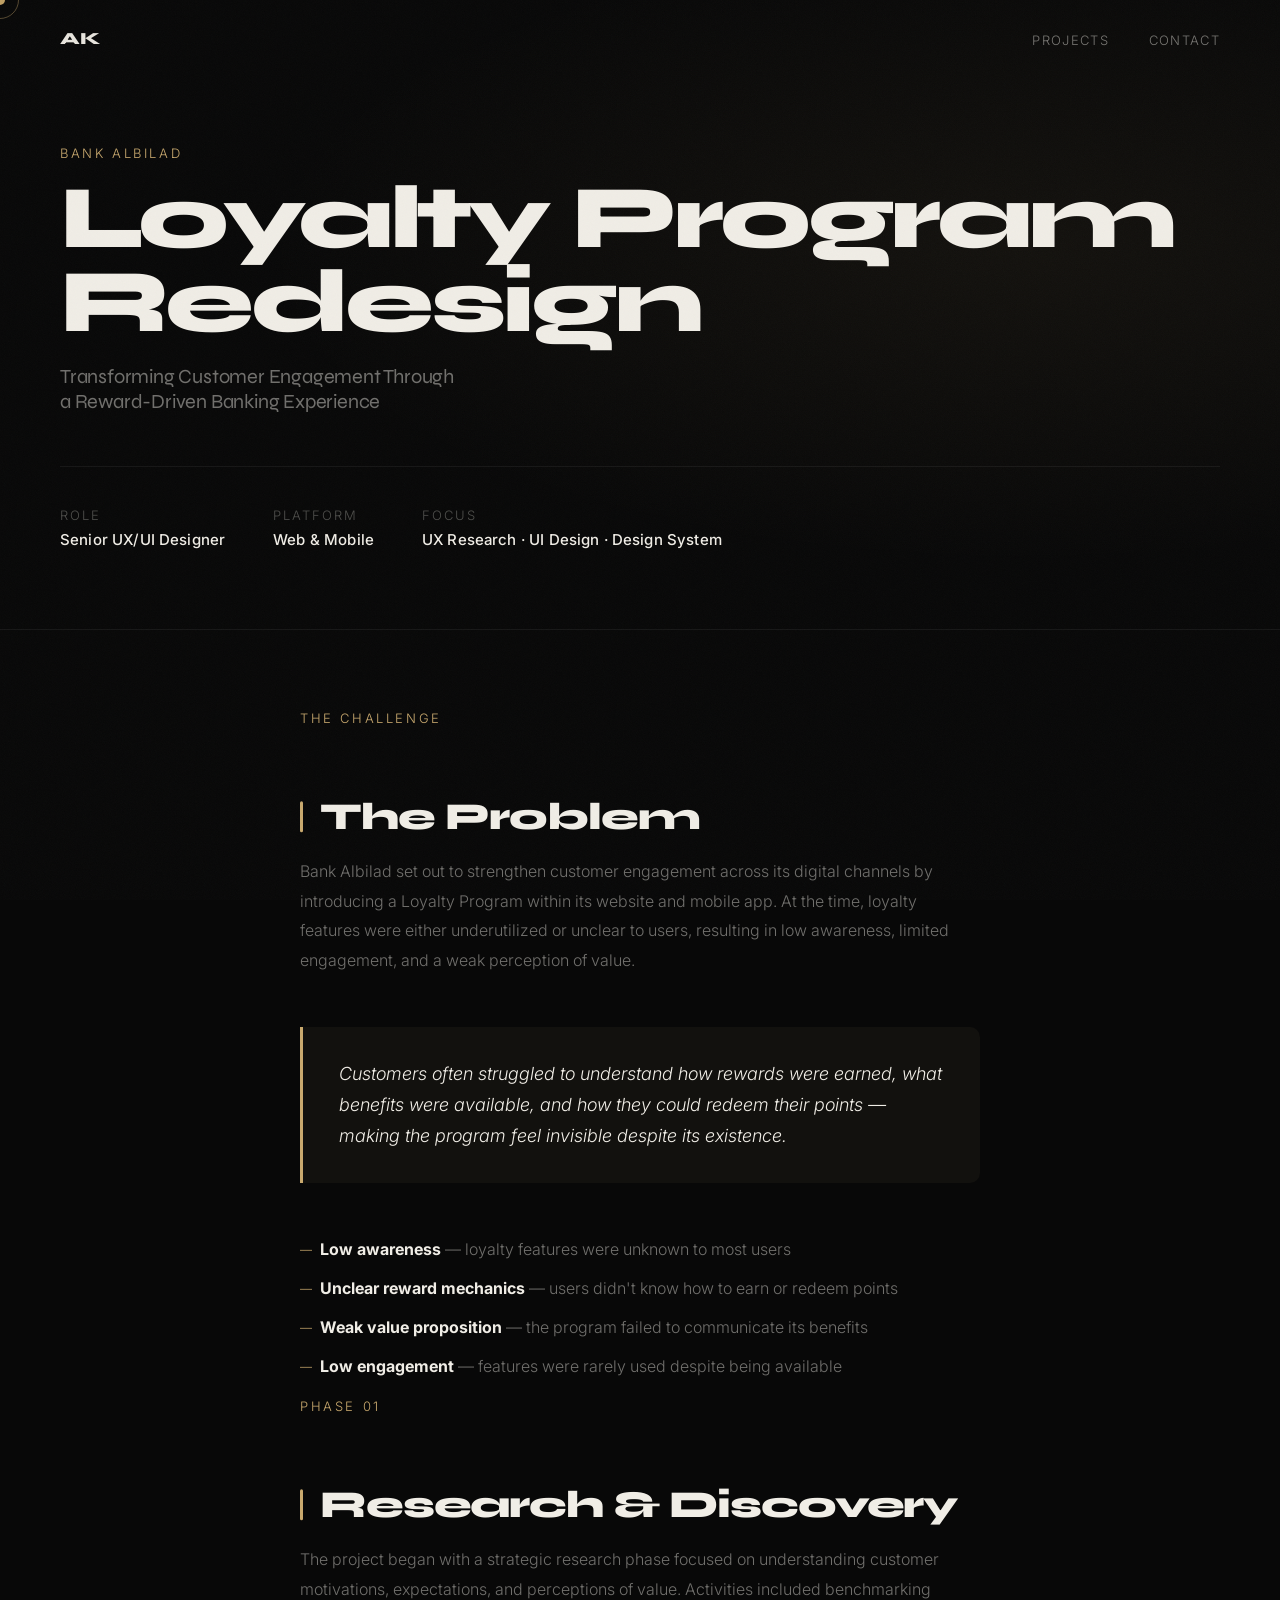
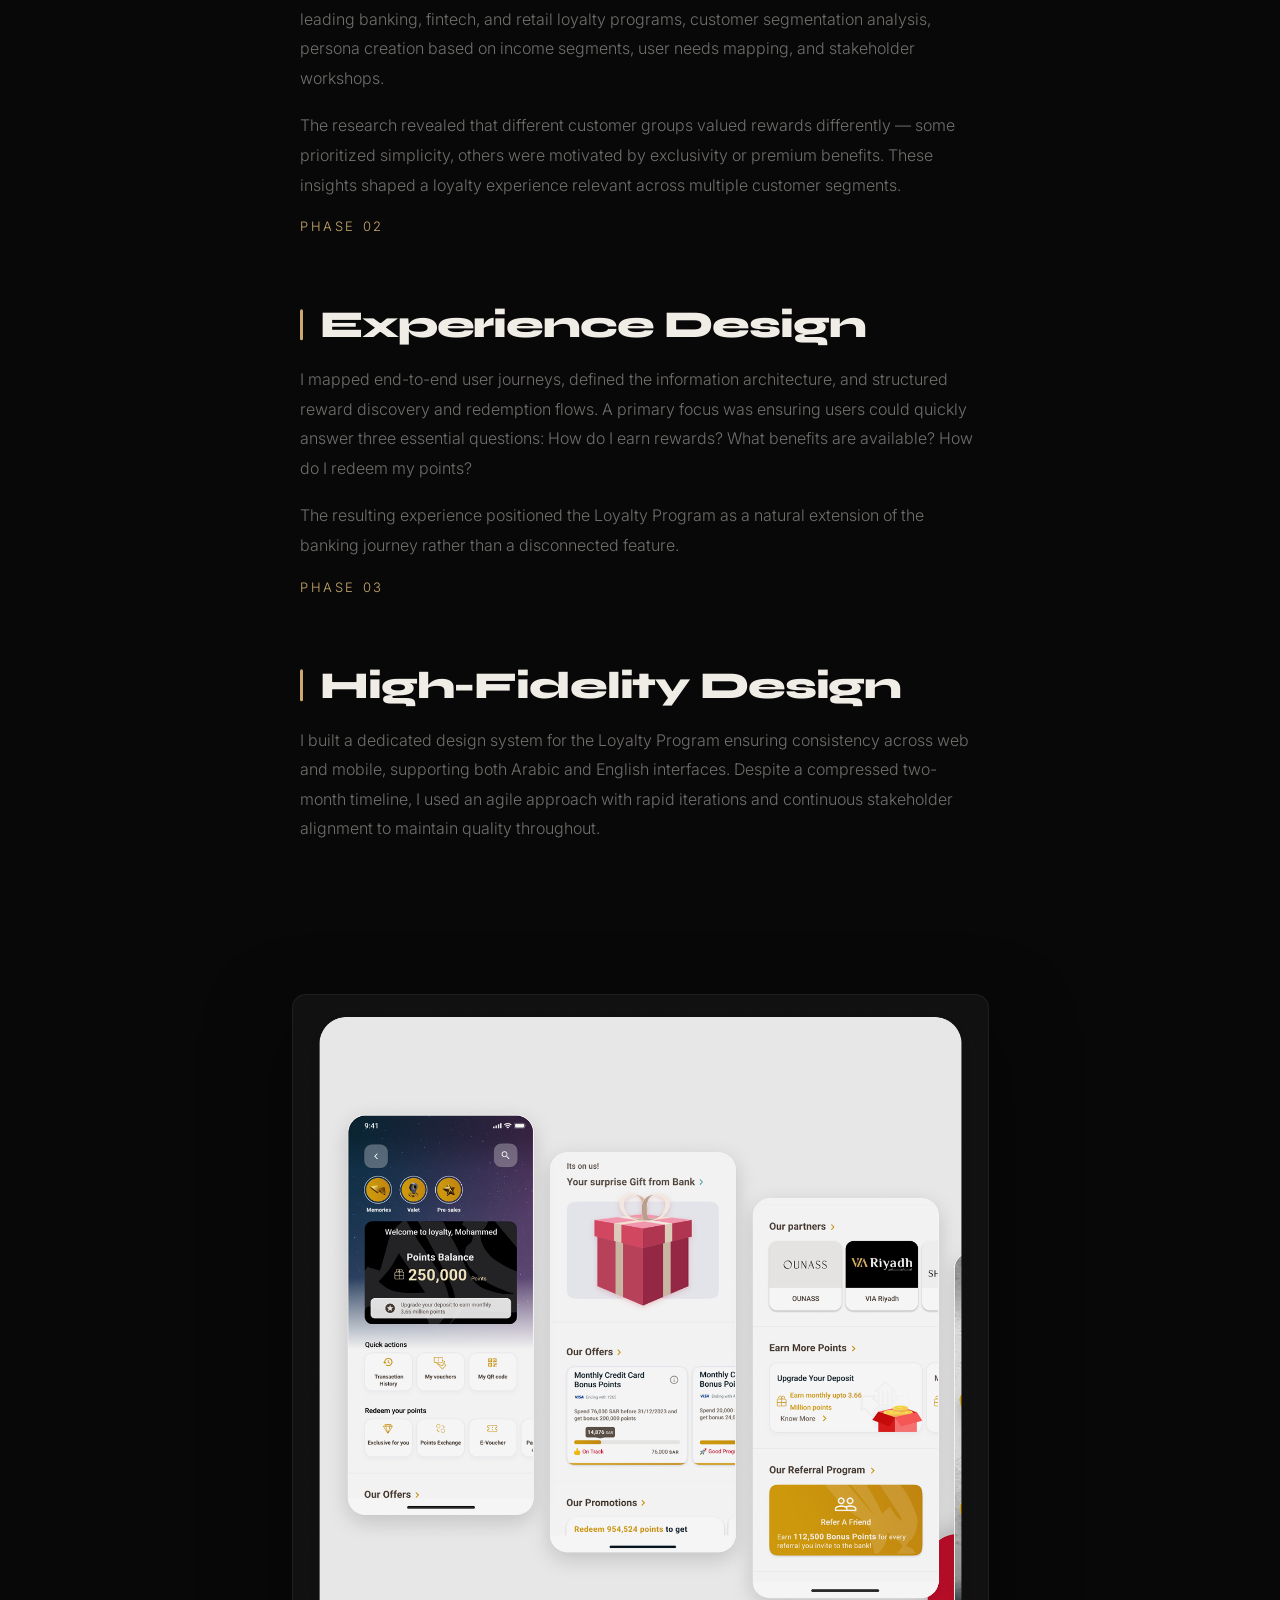
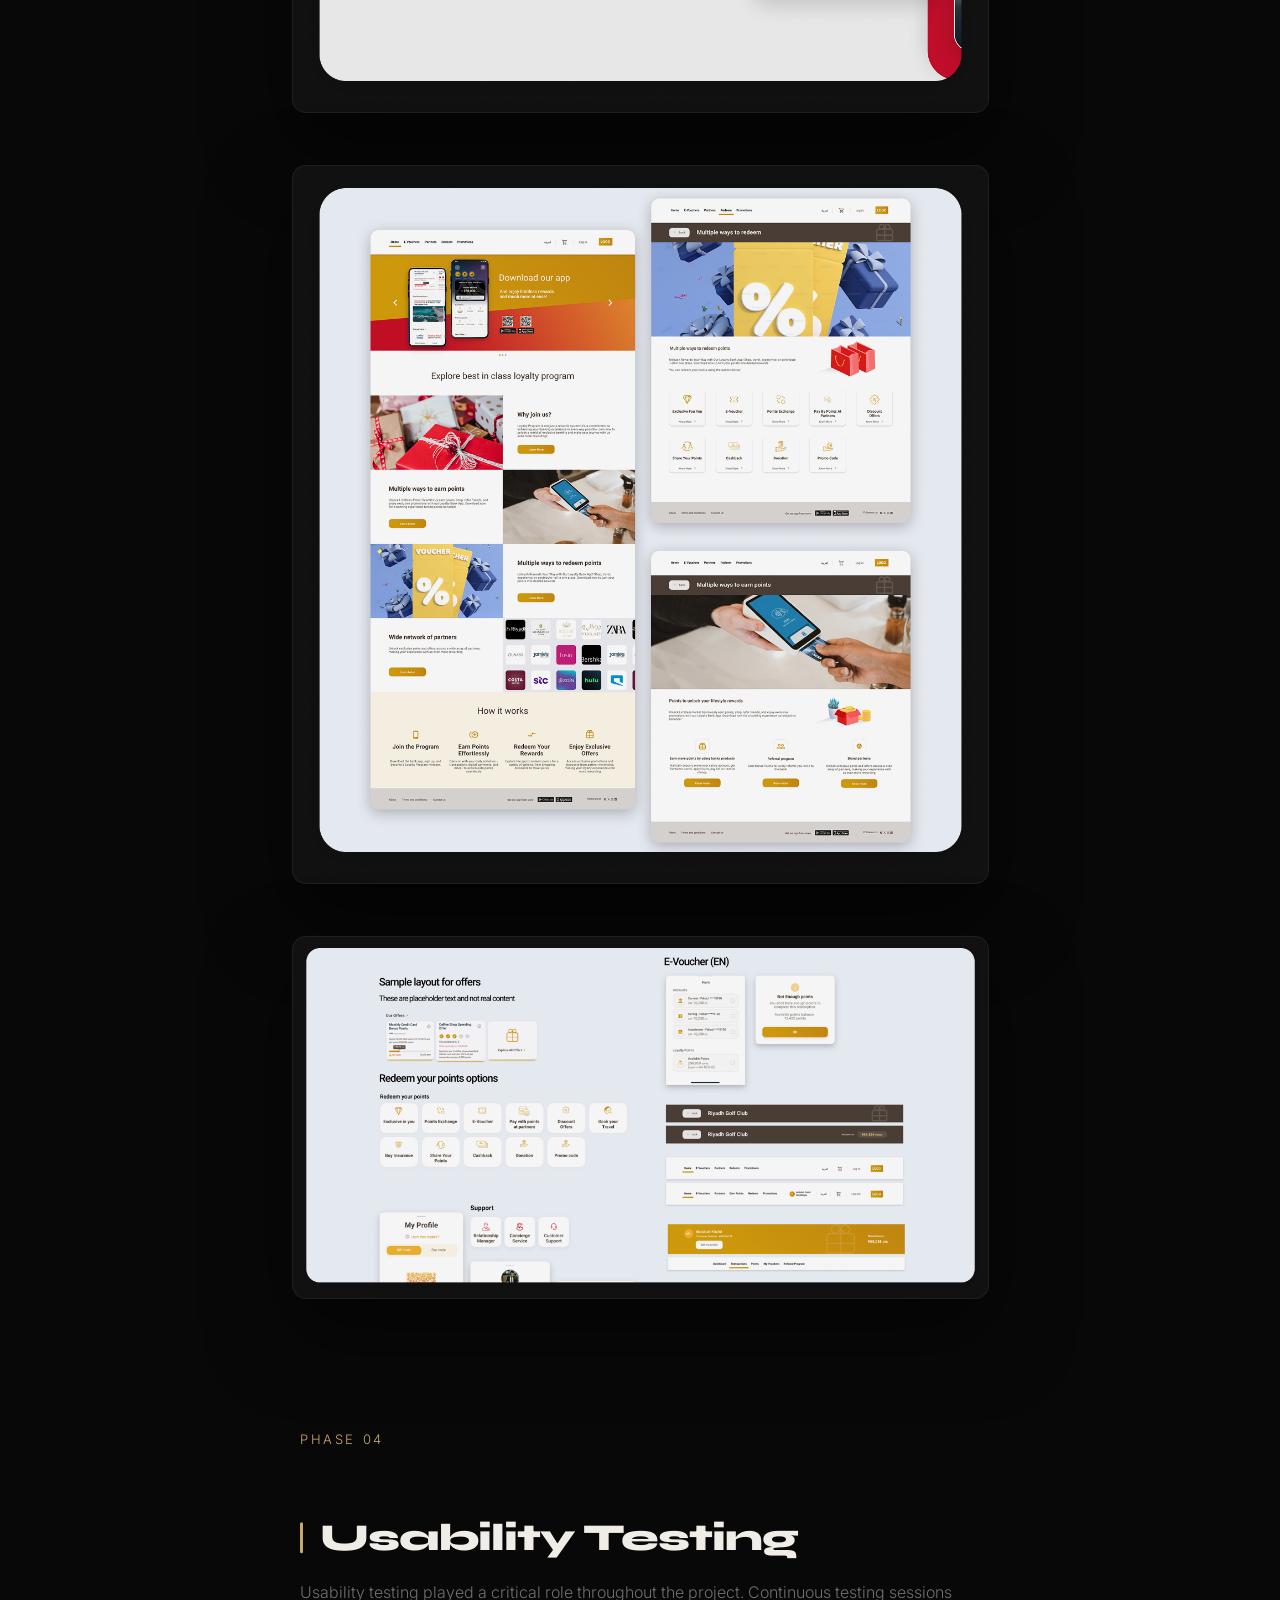
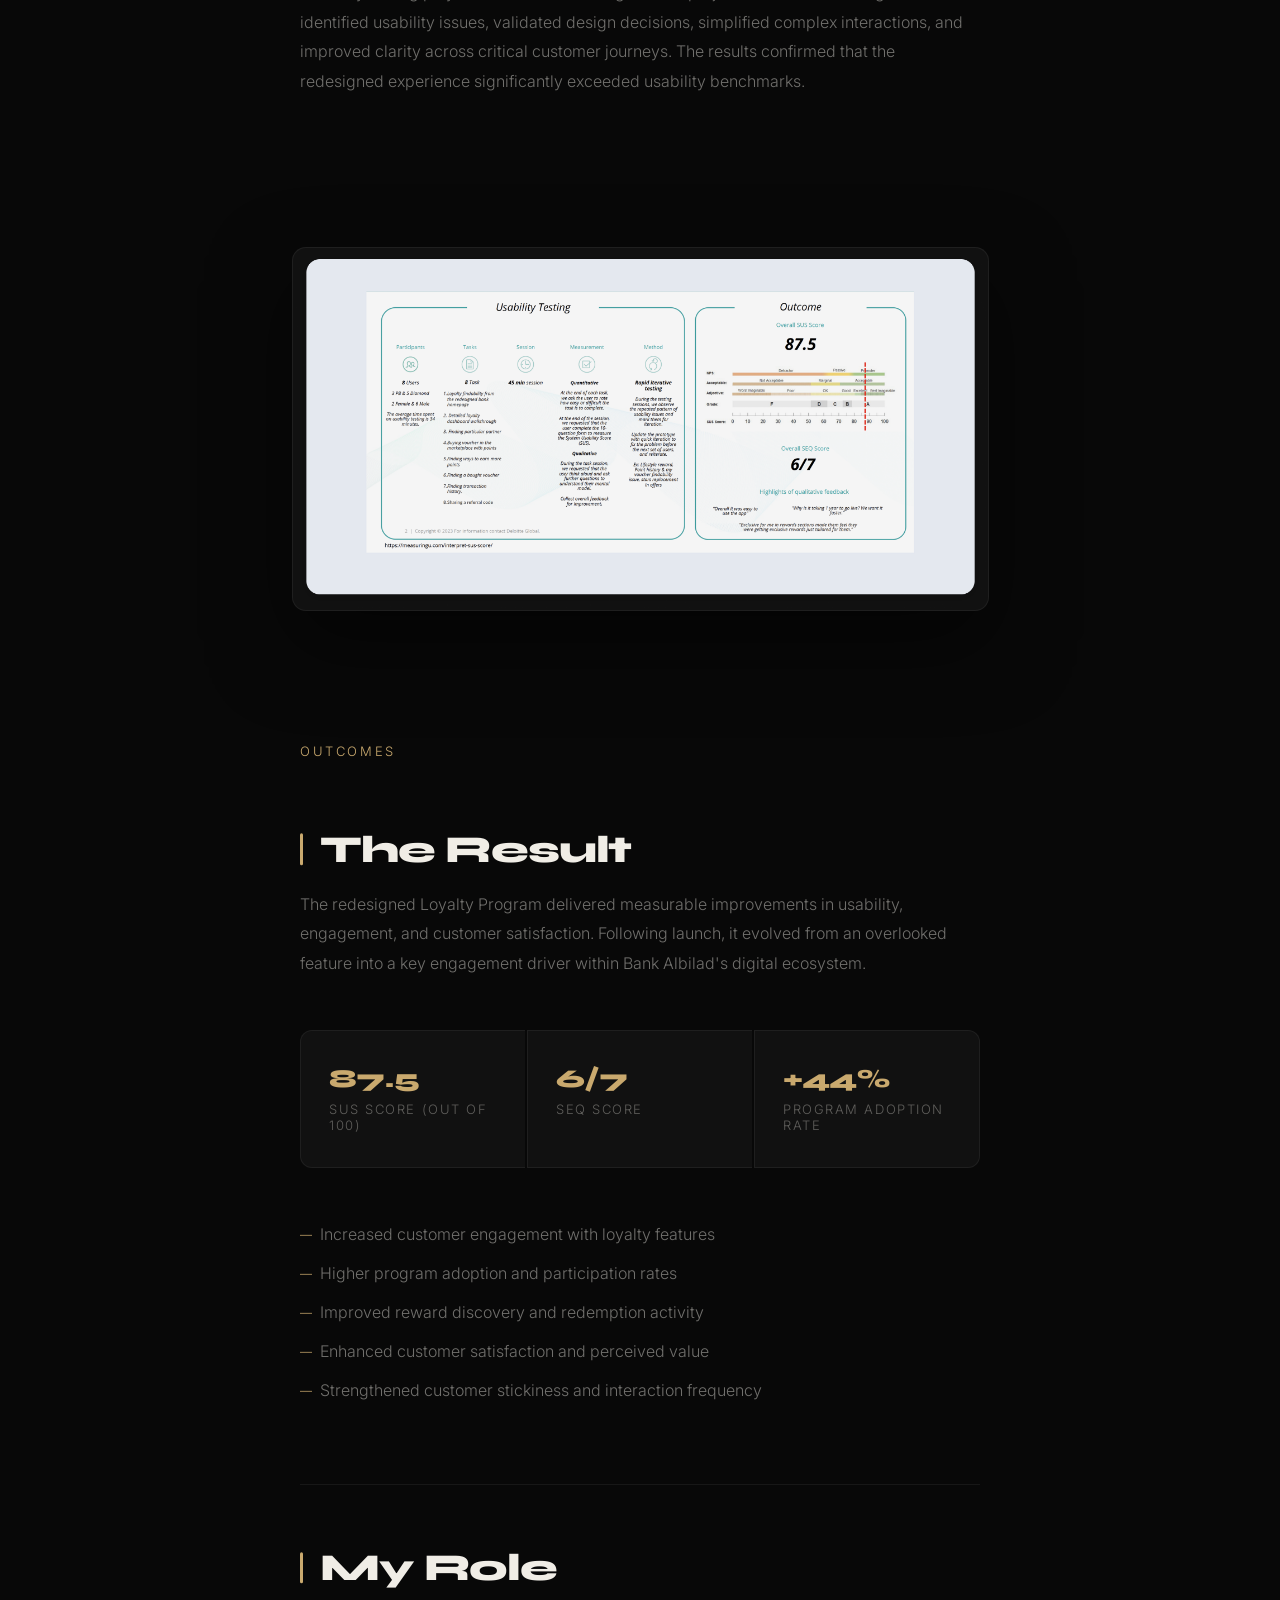
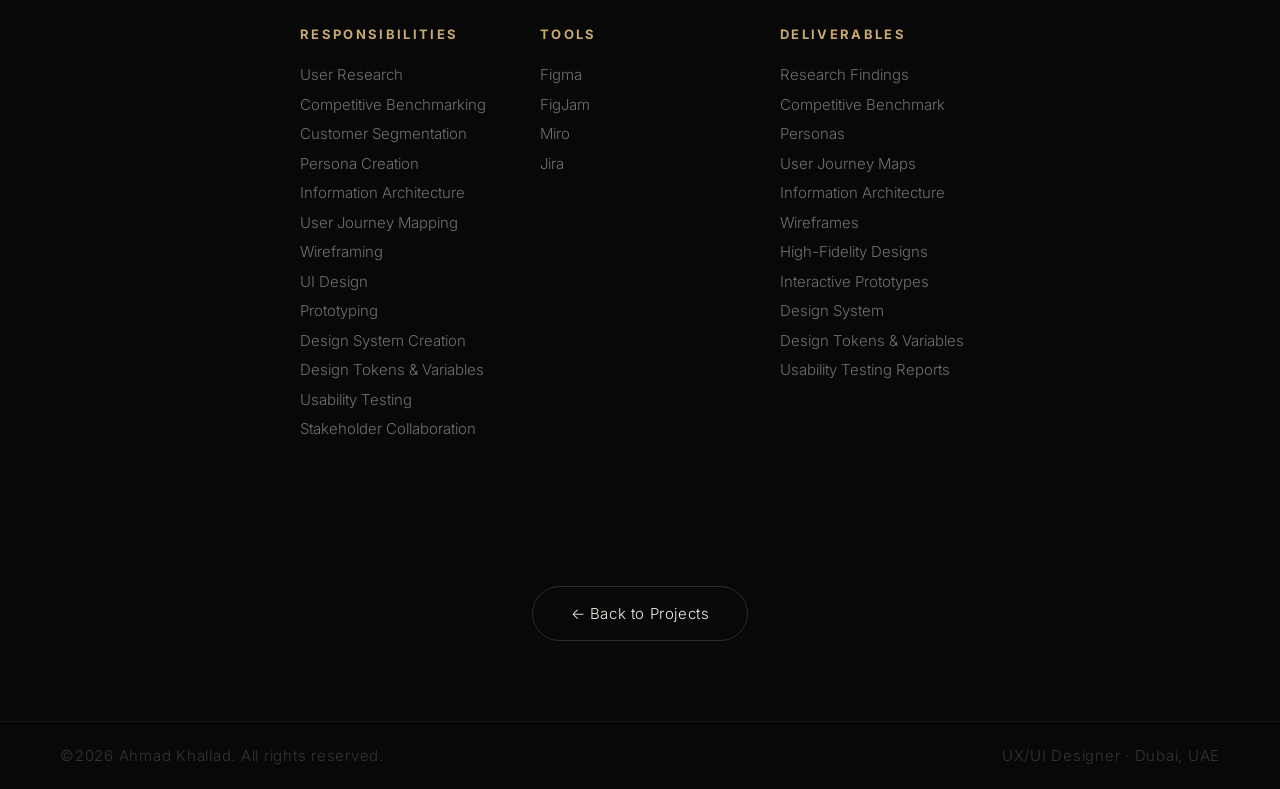
<file: project-bank-albilad.html>
<!DOCTYPE html>
<html lang="en">
<head>
<meta charset="UTF-8"><meta name="viewport" content="width=device-width, initial-scale=1.0">
<title>Bank Albilad Loyalty — Ahmad Khallad</title>
<link rel="stylesheet" href="project-style.css">
</head>
<body>
<div id="noise"></div>
<div id="cur"></div><div id="curF"></div>
<nav>
  <a href="index.html" class="logo">AK</a>
  <ul class="nav-links">
    <li><a href="index.html#projects">Projects</a></li>
    <li><a href="index.html#contact">Contact</a></li>
  </ul>
</nav>

<header class="p-hero">
  <div class="p-hero-brand r">Bank Albilad</div>
  <h1 class="p-hero-title r d1">Loyalty Program<br>Redesign</h1>
  <p class="p-hero-sub r d2">Transforming Customer Engagement Through<br>a Reward-Driven Banking Experience</p>
  <div class="p-hero-meta r d3">
    <div class="meta-item"><div class="meta-l">Role</div><div class="meta-v">Senior UX/UI Designer</div></div>
    <div class="meta-item"><div class="meta-l">Platform</div><div class="meta-v">Web & Mobile</div></div>
    <div class="meta-item"><div class="meta-l">Focus</div><div class="meta-v">UX Research · UI Design · Design System</div></div>
  </div>
</header>

<div class="p-body">

  <span class="p-section-label r">The Challenge</span>
  <h2 class="r">The Problem</h2>
  <p class="r">Bank Albilad set out to strengthen customer engagement across its digital channels by introducing a Loyalty Program within its website and mobile app. At the time, loyalty features were either underutilized or unclear to users, resulting in low awareness, limited engagement, and a weak perception of value.</p>

  <div class="p-callout r">
    <p>Customers often struggled to understand how rewards were earned, what benefits were available, and how they could redeem their points — making the program feel invisible despite its existence.</p>
  </div>

  <ul class="r">
    <li><strong>Low awareness</strong> — loyalty features were unknown to most users</li>
    <li><strong>Unclear reward mechanics</strong> — users didn't know how to earn or redeem points</li>
    <li><strong>Weak value proposition</strong> — the program failed to communicate its benefits</li>
    <li><strong>Low engagement</strong> — features were rarely used despite being available</li>
  </ul>

  <span class="p-section-label r">Phase 01</span>
  <h2 class="r">Research & Discovery</h2>
  <p class="r">The project began with a strategic research phase focused on understanding customer motivations, expectations, and perceptions of value. Activities included benchmarking leading banking, fintech, and retail loyalty programs, customer segmentation analysis, persona creation based on income segments, user needs mapping, and stakeholder workshops.</p>
  <p class="r">The research revealed that different customer groups valued rewards differently — some prioritized simplicity, others were motivated by exclusivity or premium benefits. These insights shaped a loyalty experience relevant across multiple customer segments.</p>

  <span class="p-section-label r">Phase 02</span>
  <h2 class="r">Experience Design</h2>
  <p class="r">I mapped end-to-end user journeys, defined the information architecture, and structured reward discovery and redemption flows. A primary focus was ensuring users could quickly answer three essential questions: How do I earn rewards? What benefits are available? How do I redeem my points?</p>
  <p class="r">The resulting experience positioned the Loyalty Program as a natural extension of the banking journey rather than a disconnected feature.</p>

  <span class="p-section-label r">Phase 03</span>
  <h2 class="r">High-Fidelity Design</h2>
  <p class="r">I built a dedicated design system for the Loyalty Program ensuring consistency across web and mobile, supporting both Arabic and English interfaces. Despite a compressed two-month timeline, I used an agile approach with rapid iterations and continuous stakeholder alignment to maintain quality throughout.</p>

</div>

<div class="p-img-full r">
  <img src="ba-g12.png" alt="Bank Albilad — Loyalty App Screens: Home, Offers & Partners">
</div>

<div class="p-img-full r">
  <img src="ba-g13.png" alt="Bank Albilad — Loyalty Website Design">
</div>

<div class="p-img-full r">
  <img src="ba-g16.png" alt="Bank Albilad — Redeem Points, E-Voucher & Support Screens">
</div>

<div class="p-body">

  <span class="p-section-label r">Phase 04</span>
  <h2 class="r">Usability Testing</h2>
  <p class="r">Usability testing played a critical role throughout the project. Continuous testing sessions identified usability issues, validated design decisions, simplified complex interactions, and improved clarity across critical customer journeys. The results confirmed that the redesigned experience significantly exceeded usability benchmarks.</p>

</div>

<div class="p-img-full r">
  <img src="ba-g14.png" alt="Bank Albilad — Usability Testing Results: SUS 87.5 / SEQ 6 out of 7">
</div>

<div class="p-body">

  <span class="p-section-label r">Outcomes</span>
  <h2 class="r">The Result</h2>
  <p class="r">The redesigned Loyalty Program delivered measurable improvements in usability, engagement, and customer satisfaction. Following launch, it evolved from an overlooked feature into a key engagement driver within Bank Albilad's digital ecosystem.</p>

  <div class="stat-row r">
    <div class="stat-card"><div class="n">87.5</div><div class="l">SUS Score (out of 100)</div></div>
    <div class="stat-card"><div class="n">6/7</div><div class="l">SEQ Score</div></div>
    <div class="stat-card"><div class="n">+44%</div><div class="l">Program Adoption Rate</div></div>
  </div>

  <ul class="r">
    <li>Increased customer engagement with loyalty features</li>
    <li>Higher program adoption and participation rates</li>
    <li>Improved reward discovery and redemption activity</li>
    <li>Enhanced customer satisfaction and perceived value</li>
    <li>Strengthened customer stickiness and interaction frequency</li>
  </ul>

  <div class="p-role-section r">
    <h2>My Role</h2>
    <div class="p-role-grid">
      <div class="p-role-col">
        <h4>Responsibilities</h4>
        <ul>
          <li>User Research</li>
          <li>Competitive Benchmarking</li>
          <li>Customer Segmentation</li>
          <li>Persona Creation</li>
          <li>Information Architecture</li>
          <li>User Journey Mapping</li>
          <li>Wireframing</li>
          <li>UI Design</li>
          <li>Prototyping</li>
          <li>Design System Creation</li>
          <li>Design Tokens & Variables</li>
          <li>Usability Testing</li>
          <li>Stakeholder Collaboration</li>
        </ul>
      </div>
      <div class="p-role-col">
        <h4>Tools</h4>
        <ul>
          <li>Figma</li>
          <li>FigJam</li>
          <li>Miro</li>
          <li>Jira</li>
        </ul>
      </div>
      <div class="p-role-col">
        <h4>Deliverables</h4>
        <ul>
          <li>Research Findings</li>
          <li>Competitive Benchmark</li>
          <li>Personas</li>
          <li>User Journey Maps</li>
          <li>Information Architecture</li>
          <li>Wireframes</li>
          <li>High-Fidelity Designs</li>
          <li>Interactive Prototypes</li>
          <li>Design System</li>
          <li>Design Tokens & Variables</li>
          <li>Usability Testing Reports</li>
        </ul>
      </div>
    </div>
  </div>

</div>

<div class="back r">
  <a href="index.html#projects" class="btn-back">← Back to Projects</a>
</div>

<footer>
  <p>©2026 Ahmad Khallad. All rights reserved.</p>
  <p>UX/UI Designer · Dubai, UAE</p>
</footer>
<script src="project-js.js"></script>
</body>
</html>
</file>
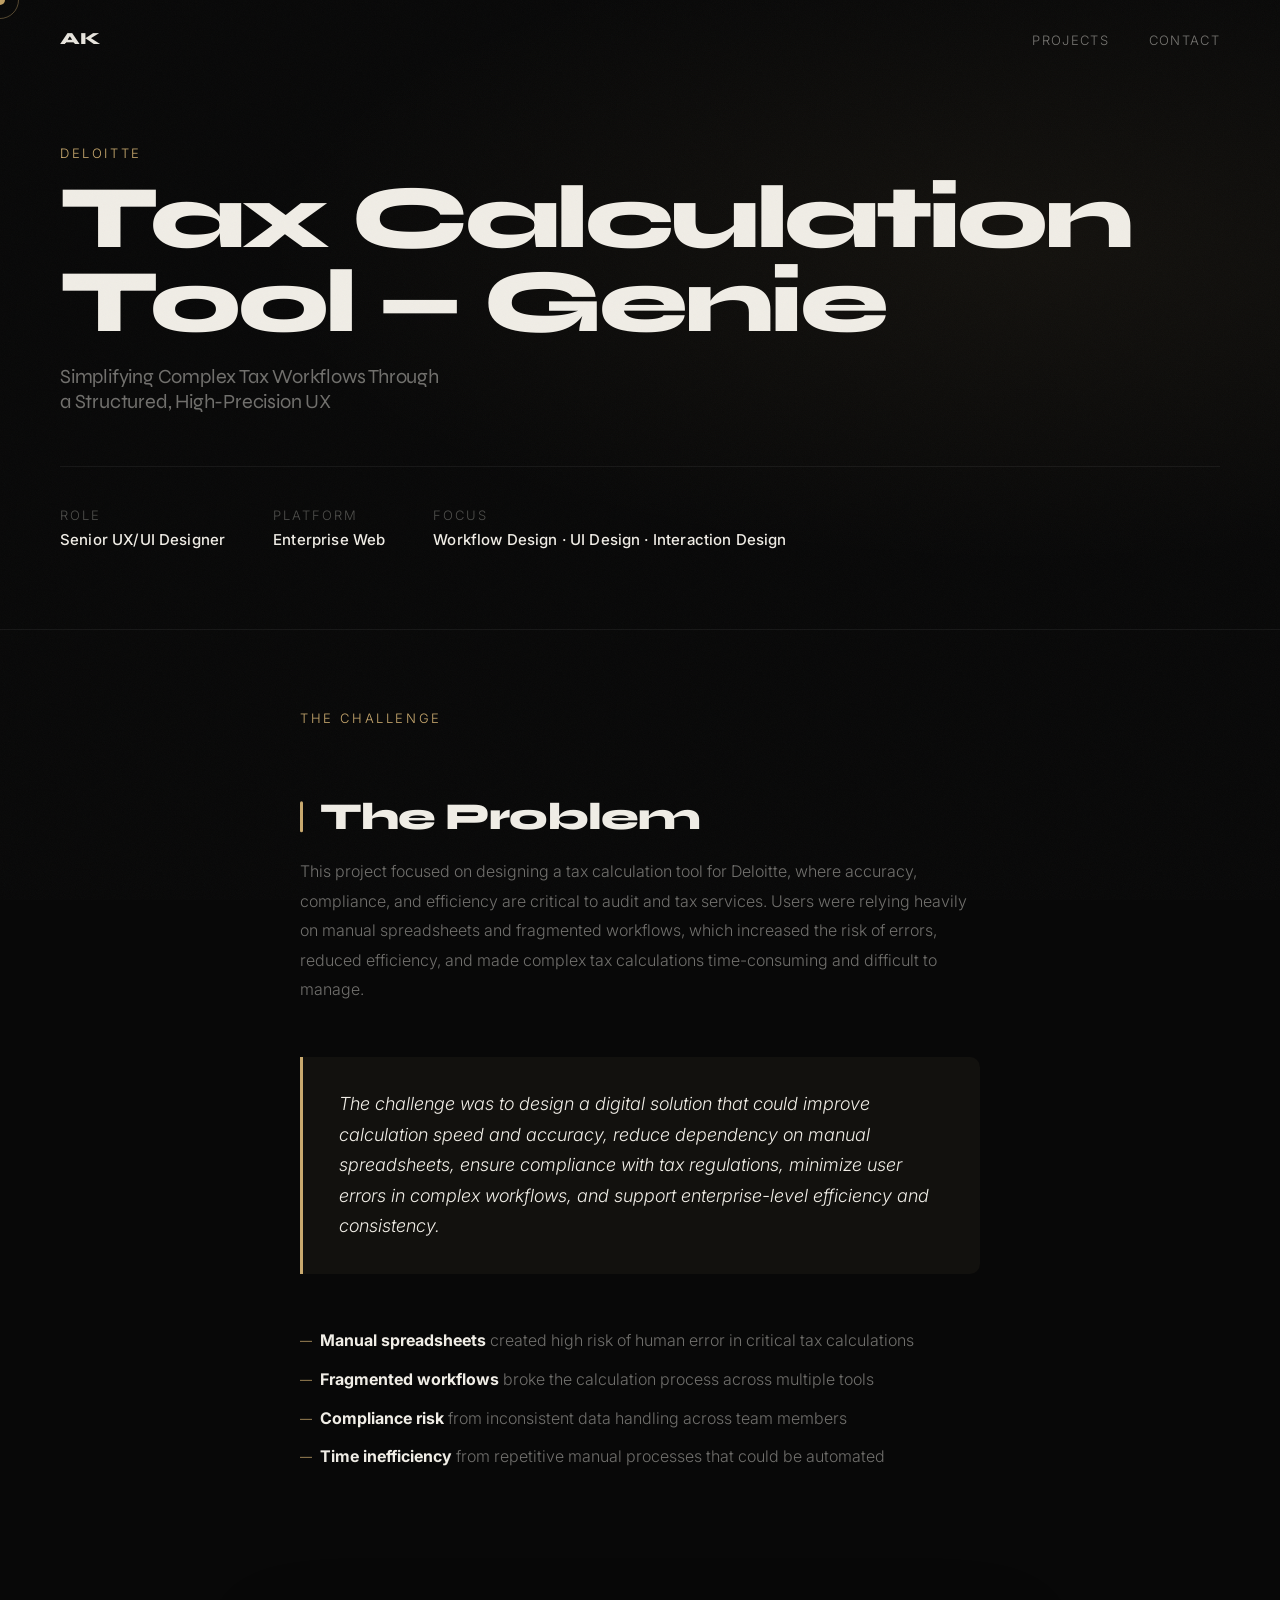
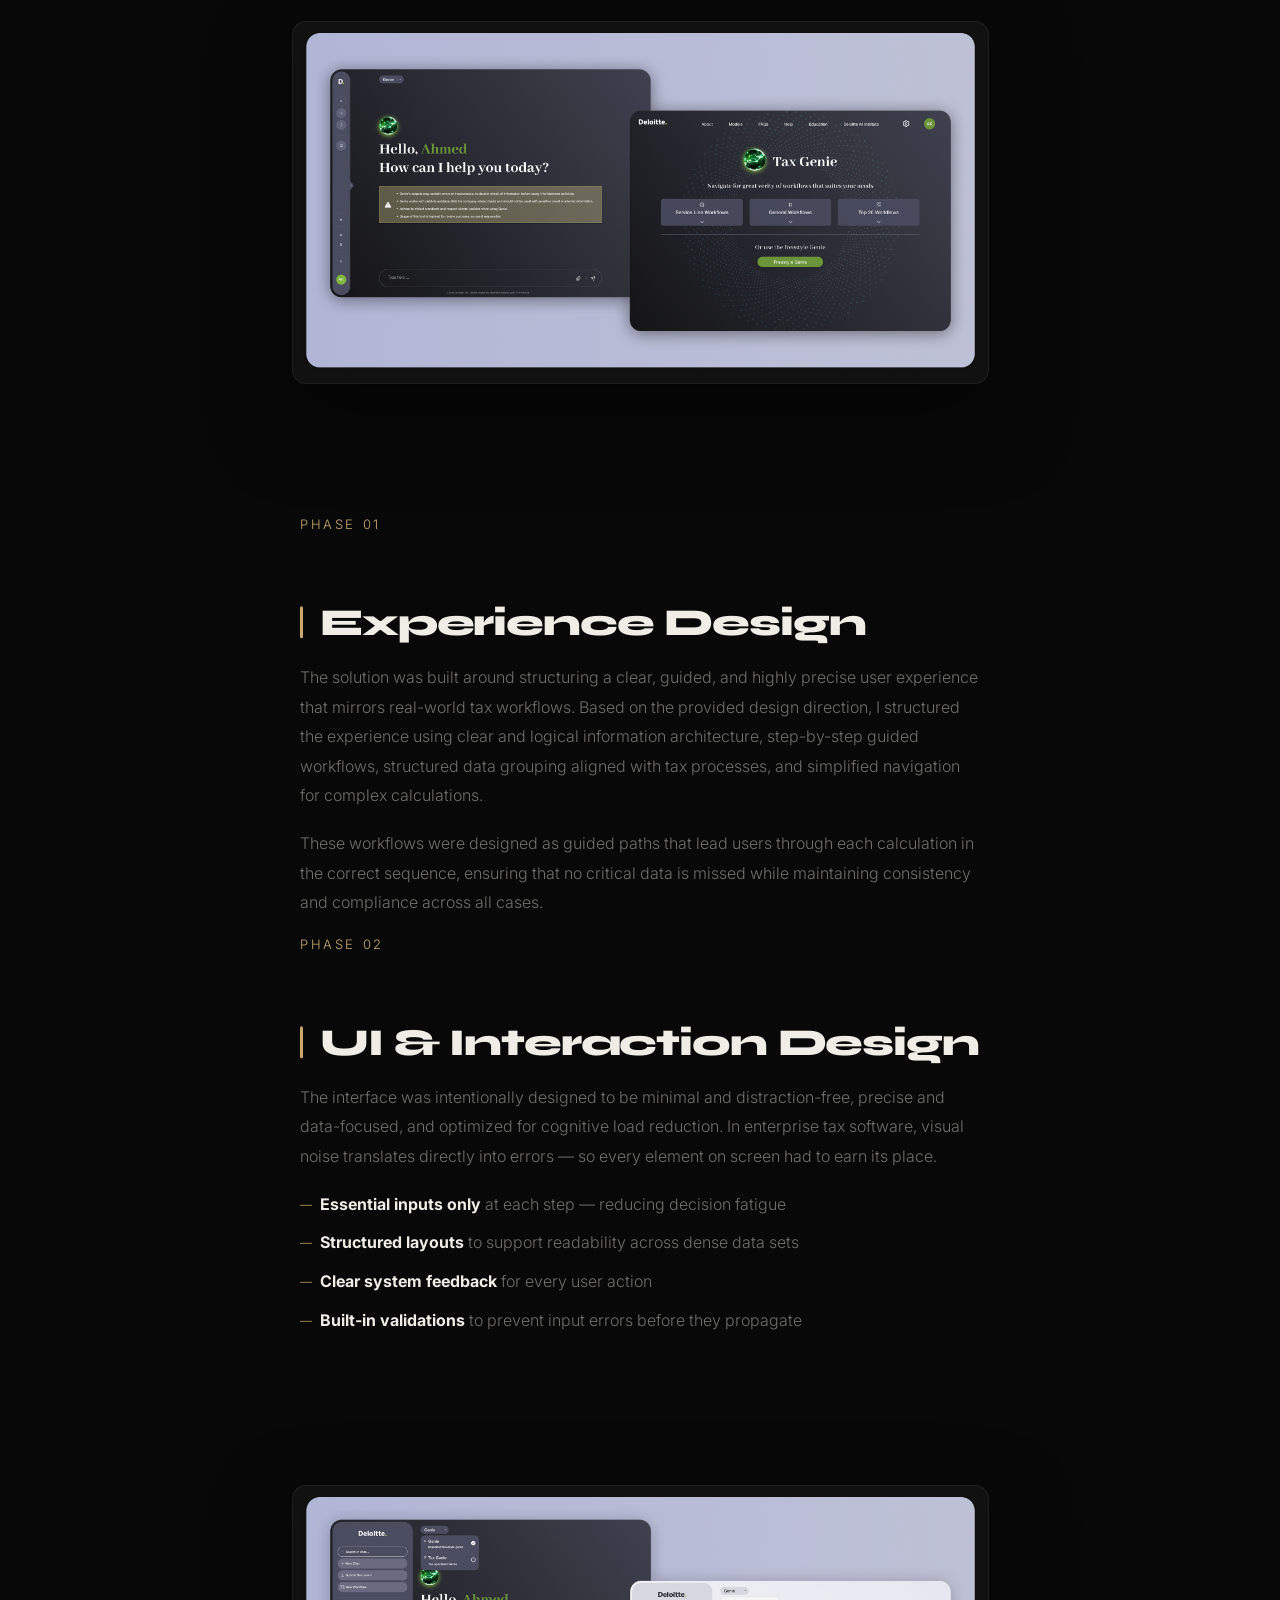
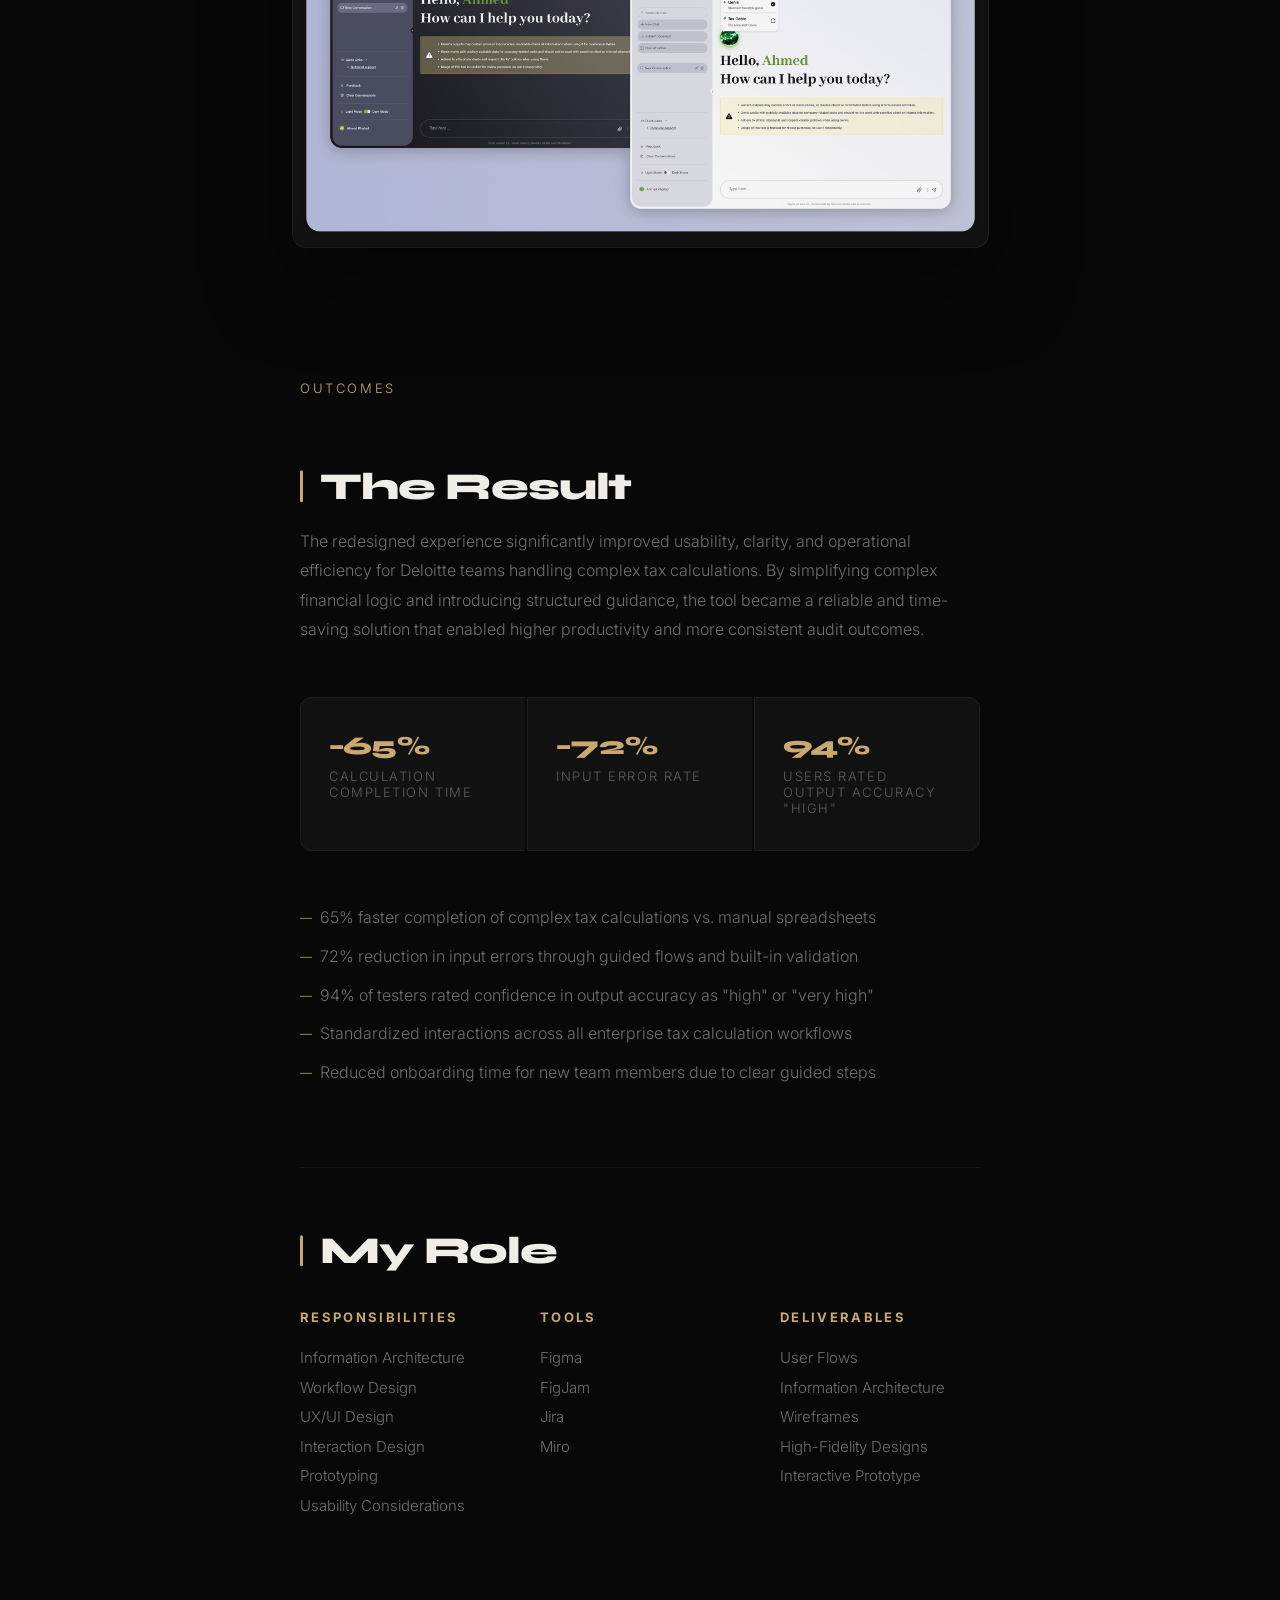
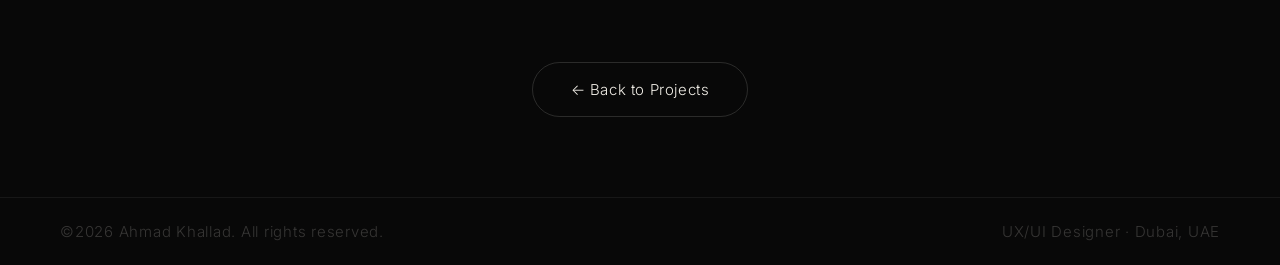
<file: project-deloitte.html>
<!DOCTYPE html>
<html lang="en">
<head>
<meta charset="UTF-8"><meta name="viewport" content="width=device-width, initial-scale=1.0">
<title>Deloitte AI Tax Tool — Ahmad Khallad</title>
<link rel="stylesheet" href="project-style.css">
</head>
<body>
<div id="noise"></div>
<div id="cur"></div><div id="curF"></div>
<nav>
  <a href="index.html" class="logo">AK</a>
  <ul class="nav-links">
    <li><a href="index.html#projects">Projects</a></li>
    <li><a href="index.html#contact">Contact</a></li>
  </ul>
</nav>

<header class="p-hero">
  <div class="p-hero-brand r">Deloitte</div>
  <h1 class="p-hero-title r d1">Tax Calculation<br>Tool — Genie</h1>
  <p class="p-hero-sub r d2">Simplifying Complex Tax Workflows Through<br>a Structured, High-Precision UX</p>
  <div class="p-hero-meta r d3">
    <div class="meta-item"><div class="meta-l">Role</div><div class="meta-v">Senior UX/UI Designer</div></div>
    <div class="meta-item"><div class="meta-l">Platform</div><div class="meta-v">Enterprise Web</div></div>
    <div class="meta-item"><div class="meta-l">Focus</div><div class="meta-v">Workflow Design · UI Design · Interaction Design</div></div>
  </div>
</header>

<div class="p-body">

  <span class="p-section-label r">The Challenge</span>
  <h2 class="r">The Problem</h2>
  <p class="r">This project focused on designing a tax calculation tool for Deloitte, where accuracy, compliance, and efficiency are critical to audit and tax services. Users were relying heavily on manual spreadsheets and fragmented workflows, which increased the risk of errors, reduced efficiency, and made complex tax calculations time-consuming and difficult to manage.</p>

  <div class="p-callout r">
    <p>The challenge was to design a digital solution that could improve calculation speed and accuracy, reduce dependency on manual spreadsheets, ensure compliance with tax regulations, minimize user errors in complex workflows, and support enterprise-level efficiency and consistency.</p>
  </div>

  <ul class="r">
    <li><strong>Manual spreadsheets</strong> created high risk of human error in critical tax calculations</li>
    <li><strong>Fragmented workflows</strong> broke the calculation process across multiple tools</li>
    <li><strong>Compliance risk</strong> from inconsistent data handling across team members</li>
    <li><strong>Time inefficiency</strong> from repetitive manual processes that could be automated</li>
  </ul>

</div>

<div class="p-img-full r">
  <img src="del-g16.png" alt="Deloitte Tax Tool — Interface Design">
</div>

<div class="p-body">

  <span class="p-section-label r">Phase 01</span>
  <h2 class="r">Experience Design</h2>
  <p class="r">The solution was built around structuring a clear, guided, and highly precise user experience that mirrors real-world tax workflows. Based on the provided design direction, I structured the experience using clear and logical information architecture, step-by-step guided workflows, structured data grouping aligned with tax processes, and simplified navigation for complex calculations.</p>
  <p class="r">These workflows were designed as guided paths that lead users through each calculation in the correct sequence, ensuring that no critical data is missed while maintaining consistency and compliance across all cases.</p>

  <span class="p-section-label r">Phase 02</span>
  <h2 class="r">UI & Interaction Design</h2>
  <p class="r">The interface was intentionally designed to be minimal and distraction-free, precise and data-focused, and optimized for cognitive load reduction. In enterprise tax software, visual noise translates directly into errors — so every element on screen had to earn its place.</p>

  <ul class="r">
    <li><strong>Essential inputs only</strong> at each step — reducing decision fatigue</li>
    <li><strong>Structured layouts</strong> to support readability across dense data sets</li>
    <li><strong>Clear system feedback</strong> for every user action</li>
    <li><strong>Built-in validations</strong> to prevent input errors before they propagate</li>
  </ul>

</div>

<div class="p-img-full r">
  <img src="del-g17.png" alt="Deloitte Tax Tool — Workflow Screens">
</div>

<div class="p-body">

  <span class="p-section-label r">Outcomes</span>
  <h2 class="r">The Result</h2>
  <p class="r">The redesigned experience significantly improved usability, clarity, and operational efficiency for Deloitte teams handling complex tax calculations. By simplifying complex financial logic and introducing structured guidance, the tool became a reliable and time-saving solution that enabled higher productivity and more consistent audit outcomes.</p>

  <div class="stat-row r">
    <div class="stat-card"><div class="n">−65%</div><div class="l">Calculation Completion Time</div></div>
    <div class="stat-card"><div class="n">−72%</div><div class="l">Input Error Rate</div></div>
    <div class="stat-card"><div class="n">94%</div><div class="l">Users Rated Output Accuracy "High"</div></div>
  </div>

  <ul class="r">
    <li>65% faster completion of complex tax calculations vs. manual spreadsheets</li>
    <li>72% reduction in input errors through guided flows and built-in validation</li>
    <li>94% of testers rated confidence in output accuracy as "high" or "very high"</li>
    <li>Standardized interactions across all enterprise tax calculation workflows</li>
    <li>Reduced onboarding time for new team members due to clear guided steps</li>
  </ul>

  <div class="p-role-section r">
    <h2>My Role</h2>
    <div class="p-role-grid">
      <div class="p-role-col">
        <h4>Responsibilities</h4>
        <ul>
          <li>Information Architecture</li>
          <li>Workflow Design</li>
          <li>UX/UI Design</li>
          <li>Interaction Design</li>
          <li>Prototyping</li>
          <li>Usability Considerations</li>
        </ul>
      </div>
      <div class="p-role-col">
        <h4>Tools</h4>
        <ul>
          <li>Figma</li>
          <li>FigJam</li>
          <li>Jira</li>
          <li>Miro</li>
        </ul>
      </div>
      <div class="p-role-col">
        <h4>Deliverables</h4>
        <ul>
          <li>User Flows</li>
          <li>Information Architecture</li>
          <li>Wireframes</li>
          <li>High-Fidelity Designs</li>
          <li>Interactive Prototype</li>
        </ul>
      </div>
    </div>
  </div>

</div>

<div class="back r">
  <a href="index.html#projects" class="btn-back">← Back to Projects</a>
</div>

<footer>
  <p>©2026 Ahmad Khallad. All rights reserved.</p>
  <p>UX/UI Designer · Dubai, UAE</p>
</footer>
<script src="project-js.js"></script>
</body>
</html>
</file>
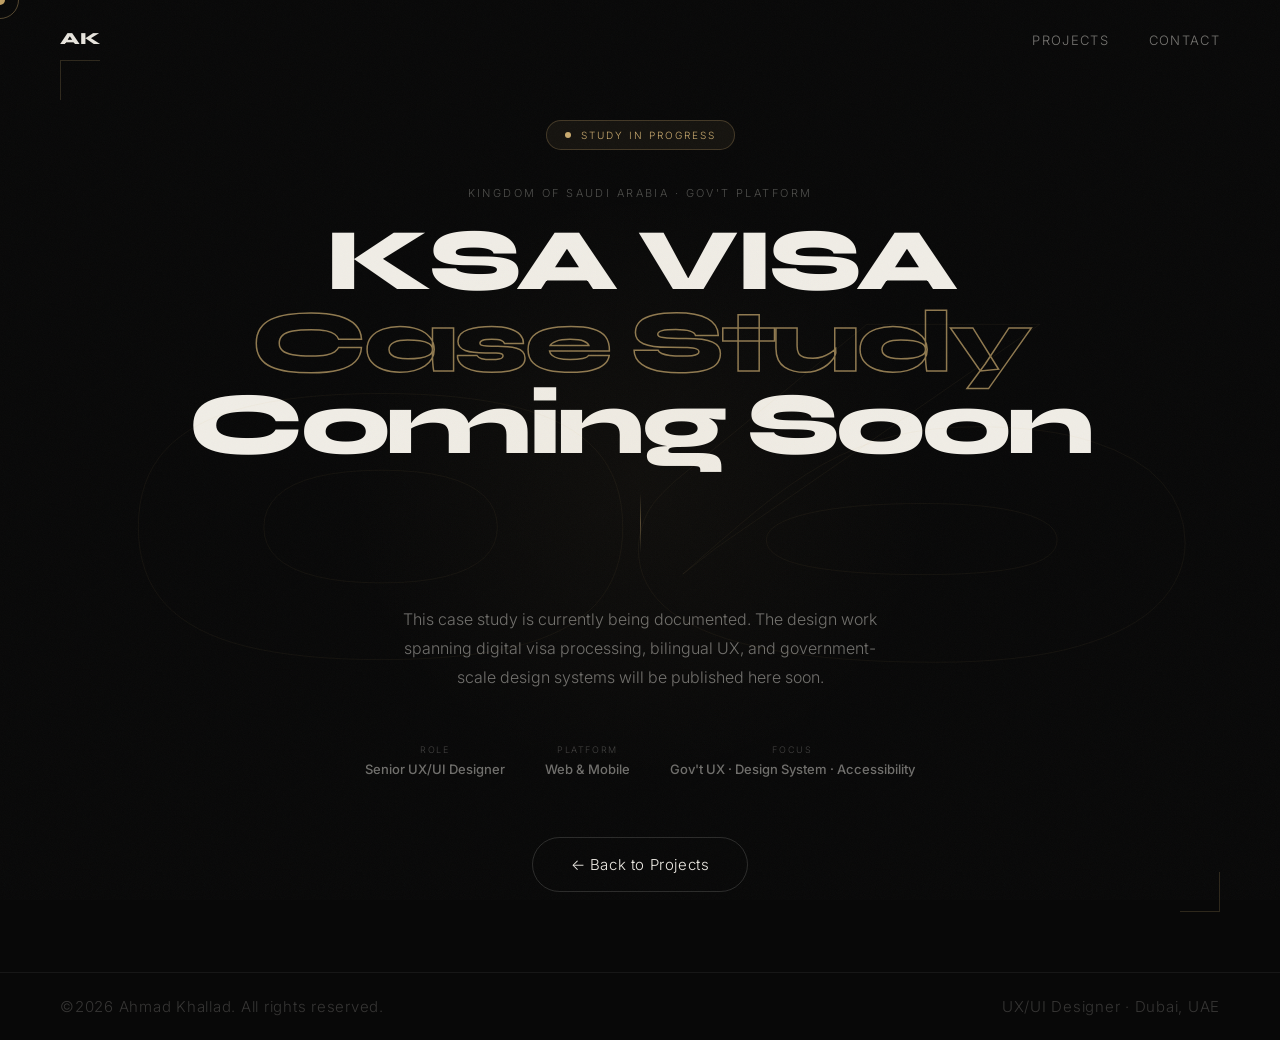
<file: project-ksa-visa.html>
<!DOCTYPE html>
<html lang="en">
<head>
<meta charset="UTF-8"><meta name="viewport" content="width=device-width, initial-scale=1.0">
<title>KSA VISA Platform — Ahmad Khallad</title>
<link rel="stylesheet" href="project-style.css">
<style>
.cs-page{
  min-height:100svh;display:flex;flex-direction:column;
  justify-content:center;align-items:center;
  padding:120px 60px 80px;position:relative;overflow:hidden;
  text-align:center;
}
.cs-bg-num{
  position:absolute;
  font-family:'Syne',sans-serif;font-weight:800;
  font-size:clamp(280px,40vw,520px);
  color:transparent;
  -webkit-text-stroke:1px rgba(201,169,110,.06);
  letter-spacing:-.06em;line-height:1;
  user-select:none;pointer-events:none;
  top:50%;left:50%;transform:translate(-50%,-50%);
  white-space:nowrap;
}
.cs-badge{
  display:inline-flex;align-items:center;gap:10px;
  padding:8px 18px;border-radius:100px;
  border:1px solid rgba(201,169,110,.25);
  background:rgba(201,169,110,.07);
  font-size:10px;letter-spacing:.2em;text-transform:uppercase;
  color:var(--accent);margin-bottom:36px;
}
.cs-badge-dot{
  width:6px;height:6px;border-radius:50%;background:var(--accent);
  animation:pulse 2s ease-in-out infinite;
}
@keyframes pulse{
  0%,100%{opacity:1;transform:scale(1);}
  50%{opacity:.4;transform:scale(.7);}
}
.cs-brand{
  font-size:11px;letter-spacing:.22em;text-transform:uppercase;
  color:rgba(240,237,230,.3);margin-bottom:20px;
}
.cs-title{
  font-family:'Syne',sans-serif;font-weight:800;
  font-size:clamp(40px,7vw,88px);letter-spacing:-.04em;
  line-height:.93;margin-bottom:28px;
}
.cs-title span{
  color:transparent;
  -webkit-text-stroke:1.5px rgba(201,169,110,.7);
}
.cs-desc{
  max-width:480px;font-size:16px;line-height:1.8;
  color:var(--dim);margin:0 auto 52px;
}
.cs-line{
  width:1px;height:60px;background:linear-gradient(to bottom,transparent,rgba(201,169,110,.4),transparent);
  margin:0 auto 52px;
}
.cs-meta{
  display:flex;gap:40px;justify-content:center;
  flex-wrap:wrap;margin-bottom:60px;
}
.cs-meta-item .ml{font-size:9px;letter-spacing:.18em;text-transform:uppercase;color:rgba(240,237,230,.25);margin-bottom:6px;}
.cs-meta-item .mv{font-size:13px;font-weight:500;color:var(--dim);}
.cs-glow{
  position:absolute;width:600px;height:600px;border-radius:50%;
  background:radial-gradient(circle,rgba(201,169,110,.04) 0%,transparent 70%);
  top:50%;left:50%;transform:translate(-50%,-50%);
  pointer-events:none;
}
.cs-corners{
  position:absolute;inset:60px;pointer-events:none;
}
.cs-corners::before,.cs-corners::after{
  content:'';position:absolute;
  width:40px;height:40px;
}
.cs-corners::before{
  top:0;left:0;
  border-top:1px solid rgba(201,169,110,.2);
  border-left:1px solid rgba(201,169,110,.2);
}
.cs-corners::after{
  bottom:0;right:0;
  border-bottom:1px solid rgba(201,169,110,.2);
  border-right:1px solid rgba(201,169,110,.2);
}
@media(max-width:768px){
  .cs-page{padding:100px 24px 60px;}
  .cs-corners{inset:24px;}
  .cs-meta{gap:24px;}
}
</style>
</head>
<body>
<div id="noise"></div>
<div id="cur"></div><div id="curF"></div>
<nav>
  <a href="index.html" class="logo">AK</a>
  <ul class="nav-links">
    <li><a href="index.html#projects">Projects</a></li>
    <li><a href="index.html#contact">Contact</a></li>
  </ul>
</nav>

<div class="cs-page">
  <div class="cs-bg-num">06</div>
  <div class="cs-glow"></div>
  <div class="cs-corners"></div>

  <div class="cs-badge">
    <span class="cs-badge-dot"></span>
    Study in Progress
  </div>

  <p class="cs-brand">Kingdom of Saudi Arabia · Gov't Platform</p>

  <h1 class="cs-title">KSA VISA<br><span>Case Study</span><br>Coming Soon</h1>

  <div class="cs-line"></div>

  <p class="cs-desc">This case study is currently being documented. The design work spanning digital visa processing, bilingual UX, and government-scale design systems will be published here soon.</p>

  <div class="cs-meta">
    <div class="cs-meta-item">
      <div class="ml">Role</div>
      <div class="mv">Senior UX/UI Designer</div>
    </div>
    <div class="cs-meta-item">
      <div class="ml">Platform</div>
      <div class="mv">Web & Mobile</div>
    </div>
    <div class="cs-meta-item">
      <div class="ml">Focus</div>
      <div class="mv">Gov't UX · Design System · Accessibility</div>
    </div>
  </div>

  <a href="index.html#projects" class="btn-back">← Back to Projects</a>
</div>

<footer>
  <p>©2026 Ahmad Khallad. All rights reserved.</p>
  <p>UX/UI Designer · Dubai, UAE</p>
</footer>
<script src="project-js.js"></script>
</body>
</html>
</file>
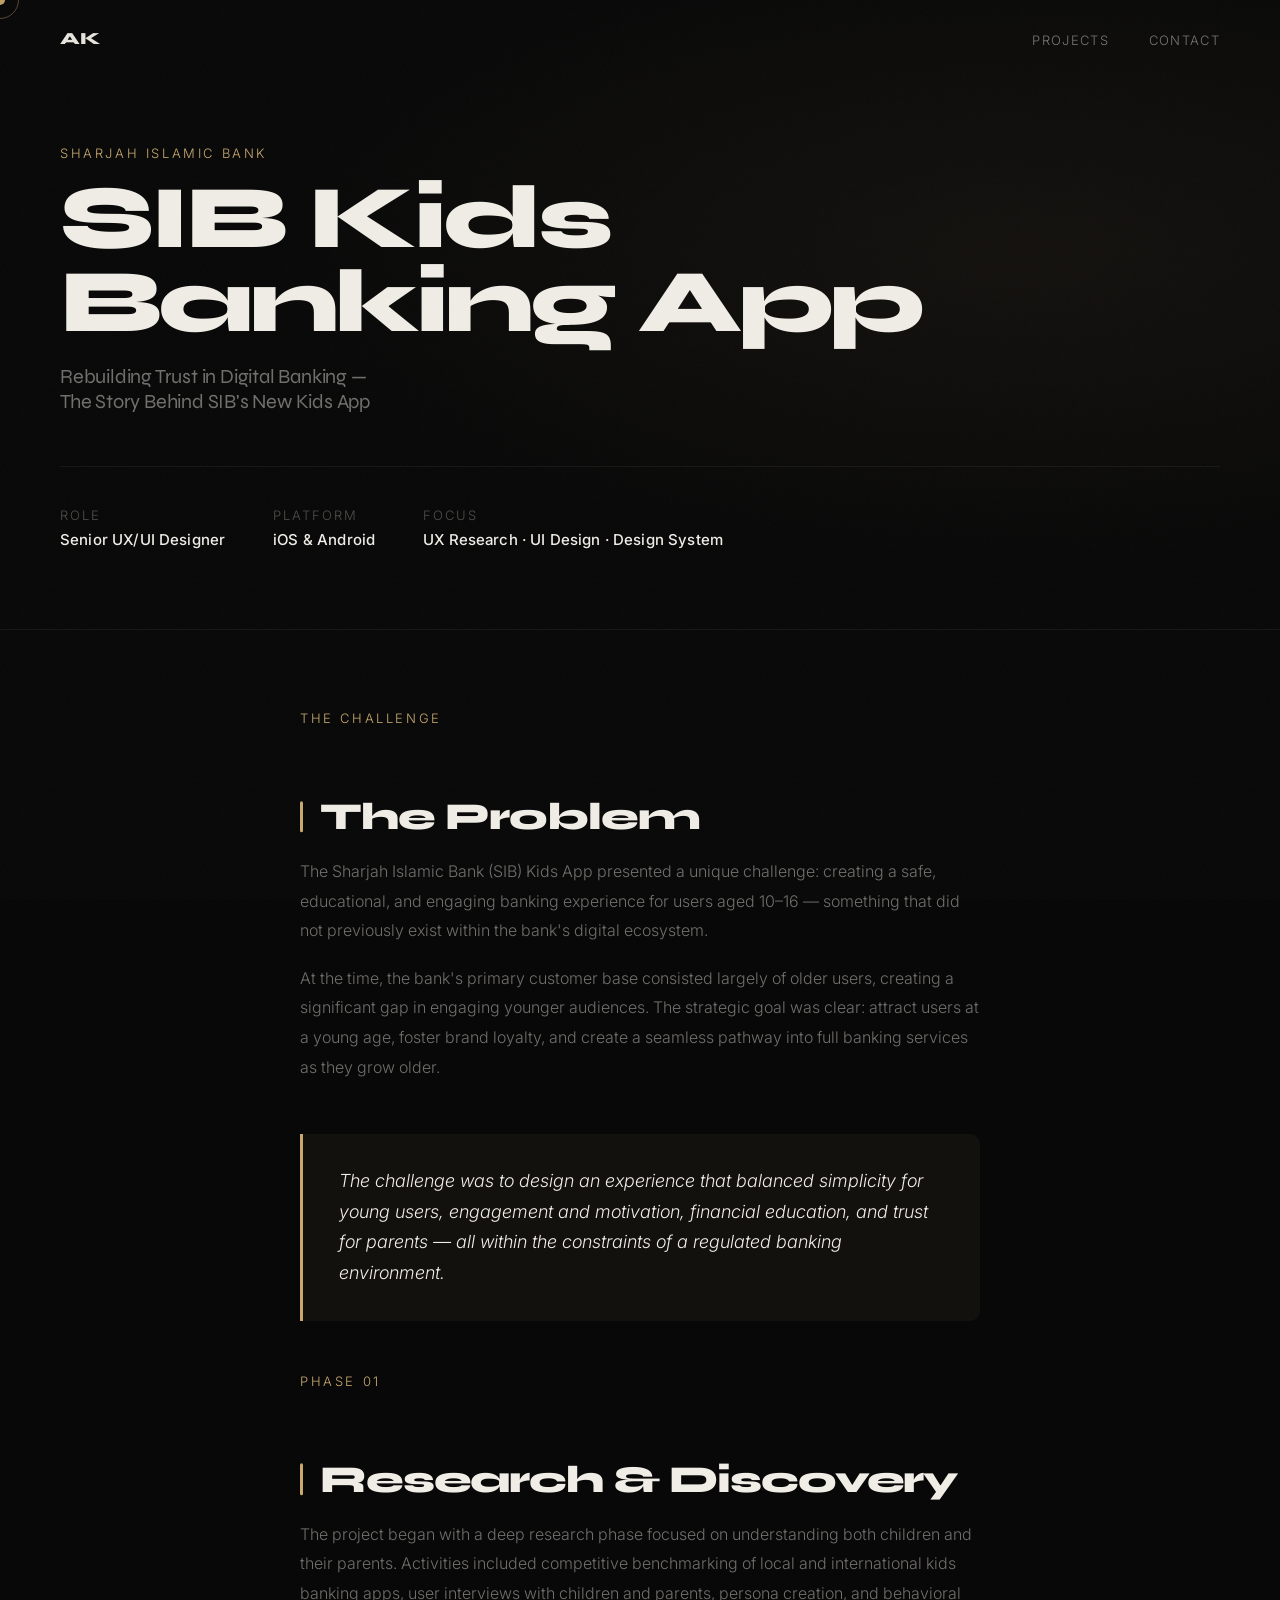
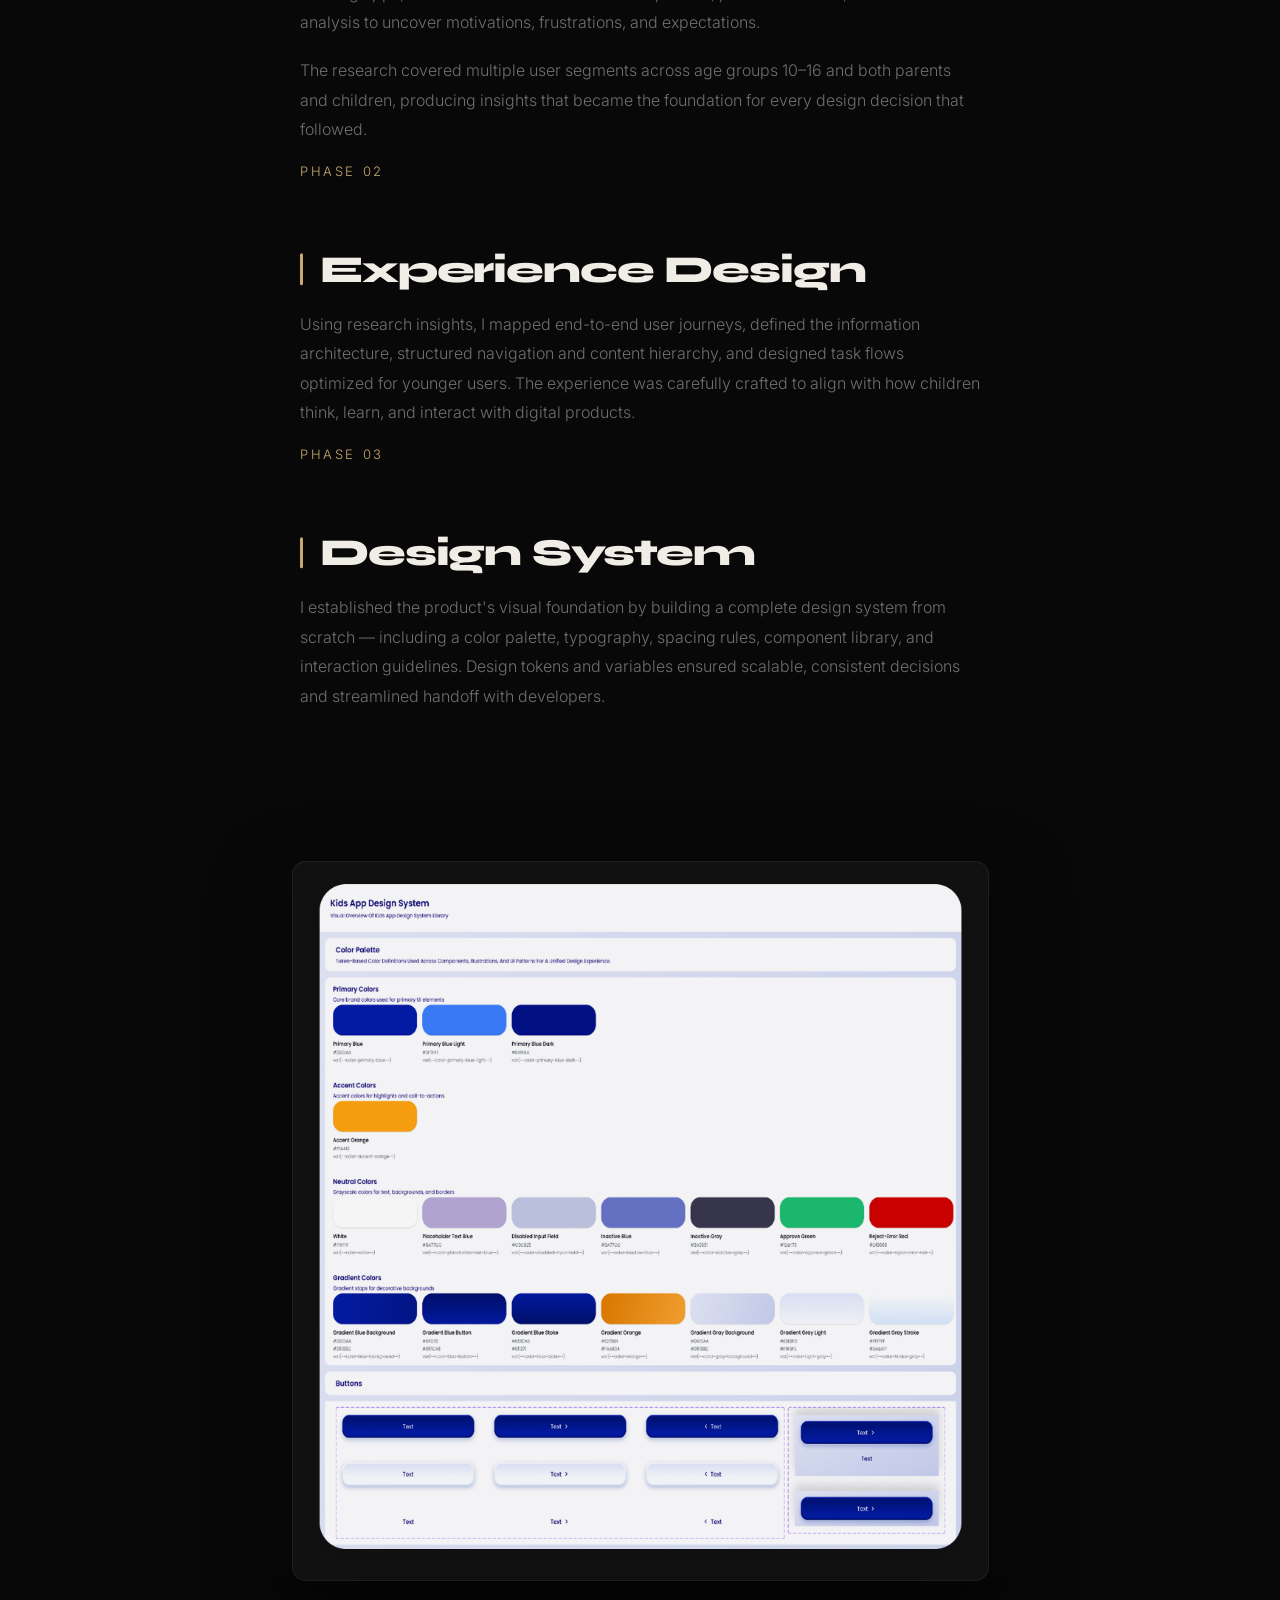
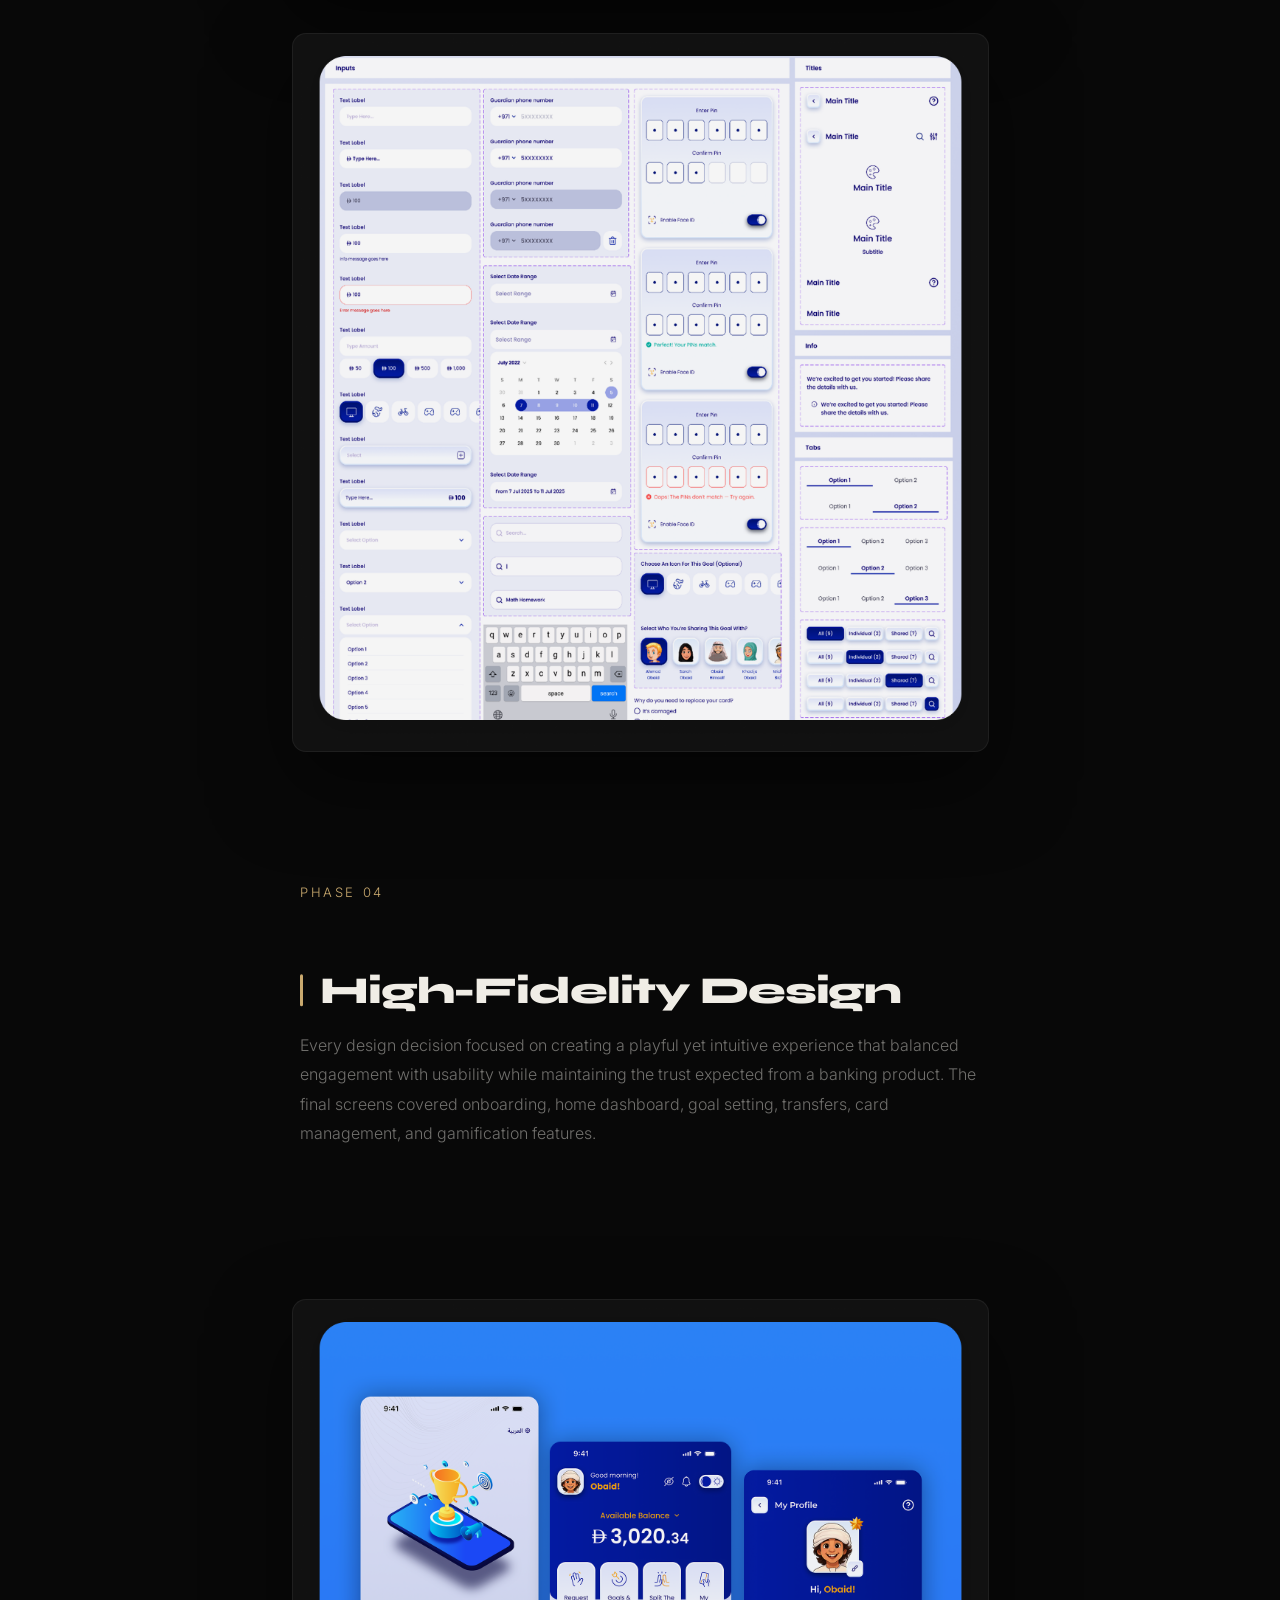
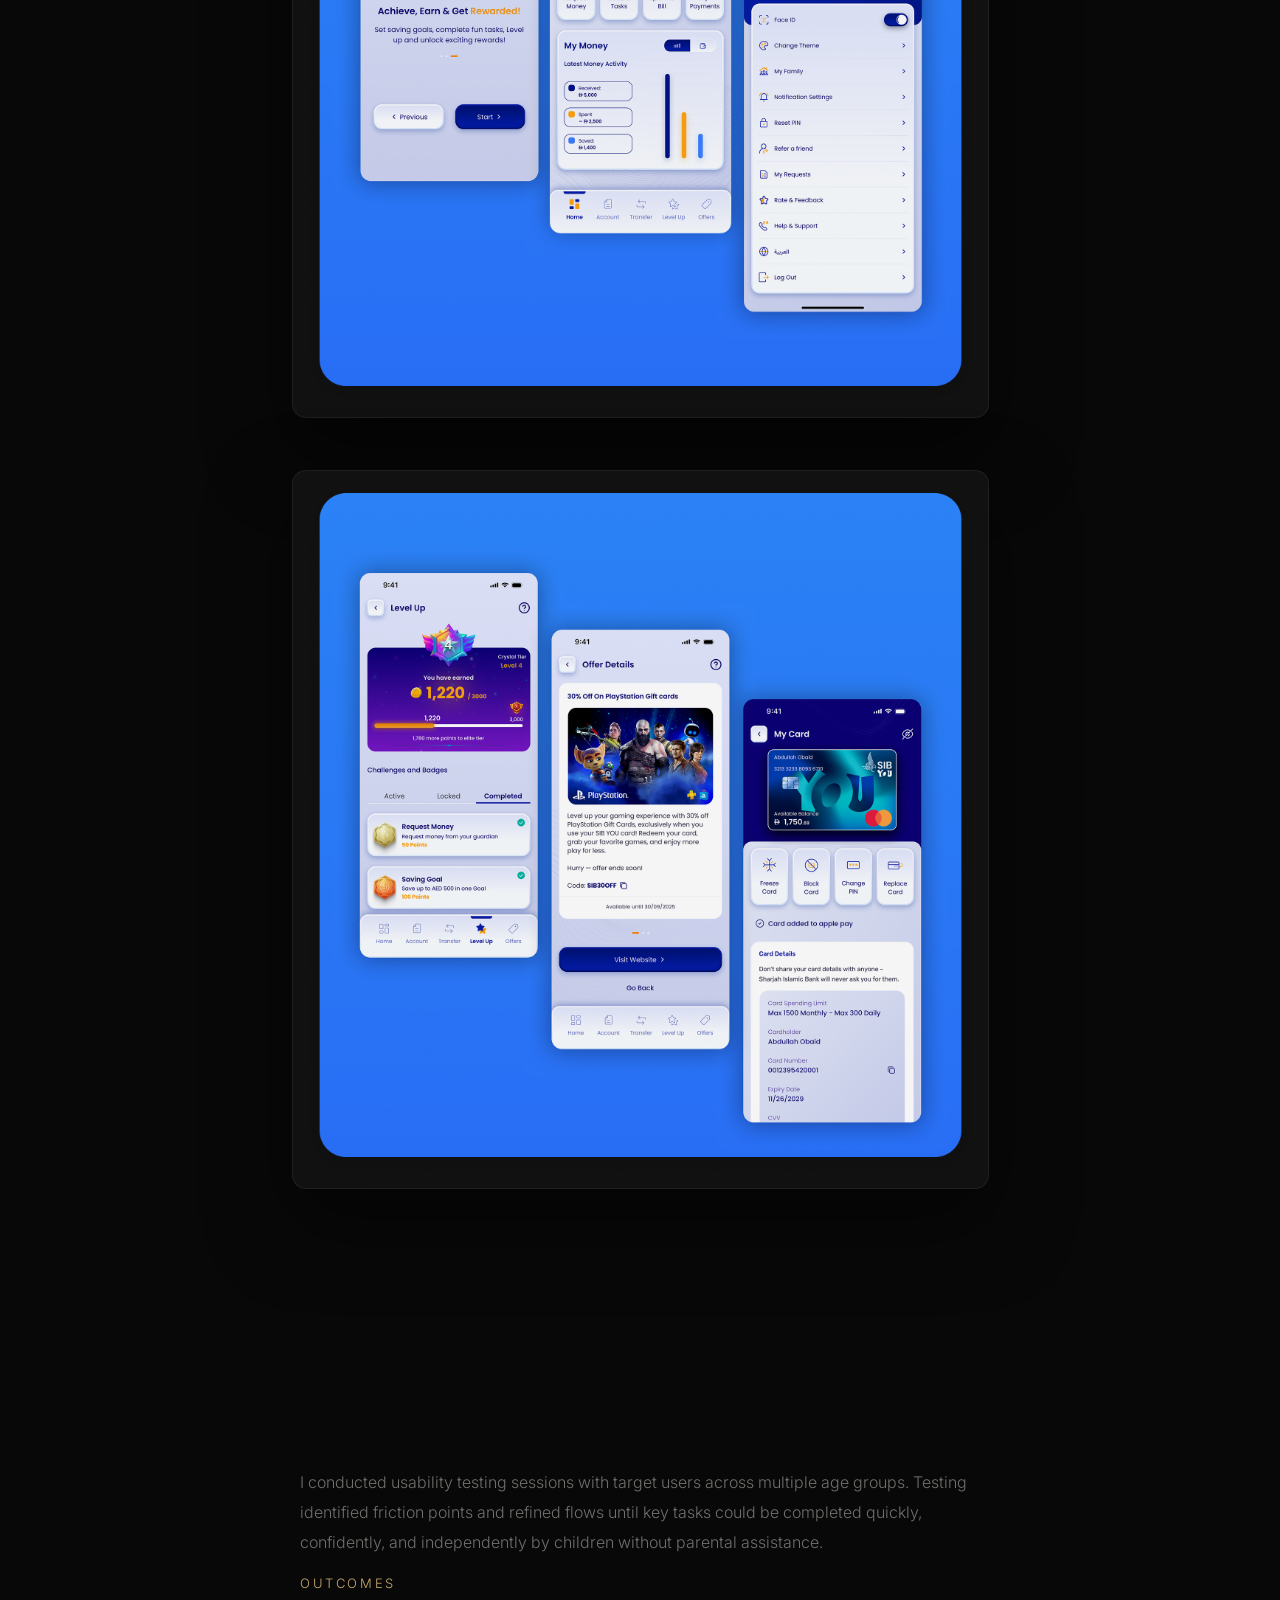
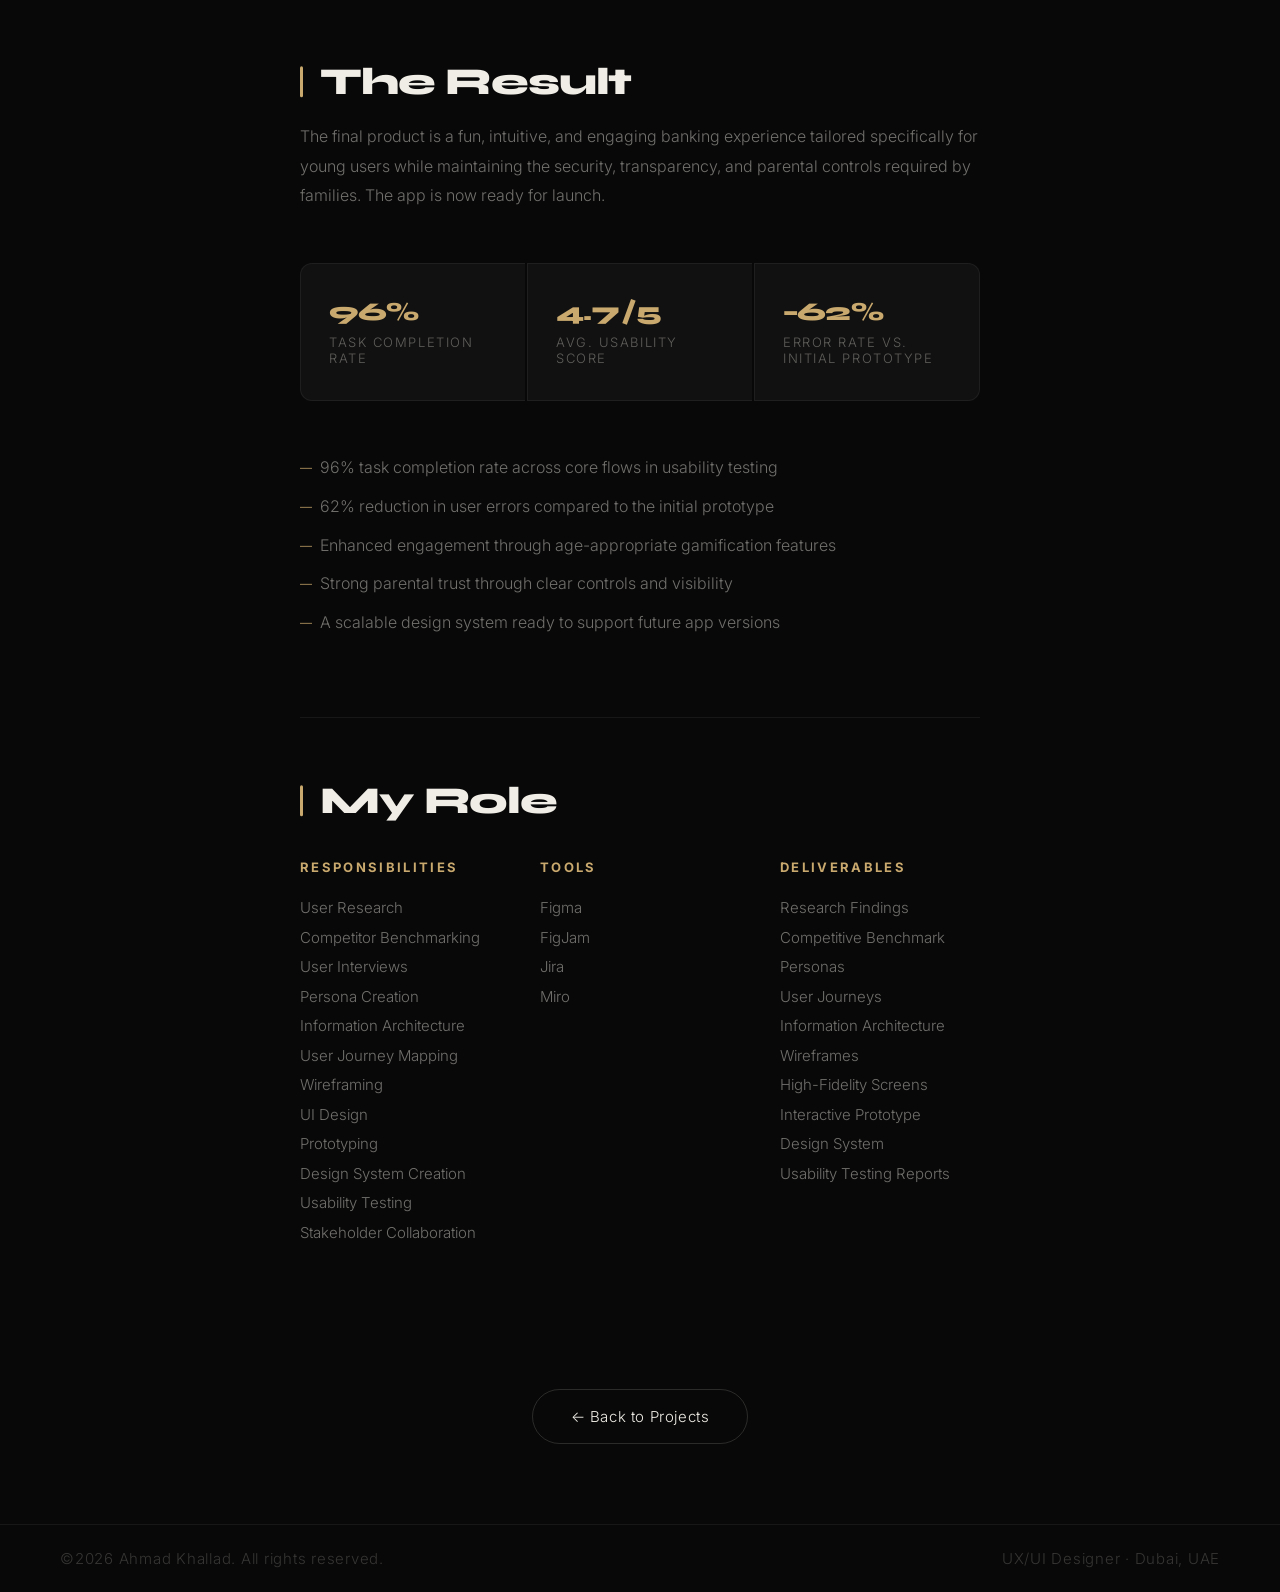
<file: project-sib.html>
<!DOCTYPE html>
<html lang="en">
<head>
<meta charset="UTF-8"><meta name="viewport" content="width=device-width, initial-scale=1.0">
<title>SIB Kids Banking App — Ahmad Khallad</title>
<link rel="stylesheet" href="project-style.css">
</head>
<body>
<div id="noise"></div>
<div id="cur"></div><div id="curF"></div>
<nav>
  <a href="index.html" class="logo">AK</a>
  <ul class="nav-links">
    <li><a href="index.html#projects">Projects</a></li>
    <li><a href="index.html#contact">Contact</a></li>
  </ul>
</nav>

<header class="p-hero">
  <div class="p-hero-brand r">Sharjah Islamic Bank</div>
  <h1 class="p-hero-title r d1">SIB Kids<br>Banking App</h1>
  <p class="p-hero-sub r d2">Rebuilding Trust in Digital Banking —<br>The Story Behind SIB's New Kids App</p>
  <div class="p-hero-meta r d3">
    <div class="meta-item"><div class="meta-l">Role</div><div class="meta-v">Senior UX/UI Designer</div></div>
    <div class="meta-item"><div class="meta-l">Platform</div><div class="meta-v">iOS & Android</div></div>
    <div class="meta-item"><div class="meta-l">Focus</div><div class="meta-v">UX Research · UI Design · Design System</div></div>
  </div>
</header>

<div class="p-body">

  <span class="p-section-label r">The Challenge</span>
  <h2 class="r">The Problem</h2>
  <p class="r">The Sharjah Islamic Bank (SIB) Kids App presented a unique challenge: creating a safe, educational, and engaging banking experience for users aged 10–16 — something that did not previously exist within the bank's digital ecosystem.</p>
  <p class="r">At the time, the bank's primary customer base consisted largely of older users, creating a significant gap in engaging younger audiences. The strategic goal was clear: attract users at a young age, foster brand loyalty, and create a seamless pathway into full banking services as they grow older.</p>

  <div class="p-callout r">
    <p>The challenge was to design an experience that balanced simplicity for young users, engagement and motivation, financial education, and trust for parents — all within the constraints of a regulated banking environment.</p>
  </div>

  <span class="p-section-label r">Phase 01</span>
  <h2 class="r">Research & Discovery</h2>
  <p class="r">The project began with a deep research phase focused on understanding both children and their parents. Activities included competitive benchmarking of local and international kids banking apps, user interviews with children and parents, persona creation, and behavioral analysis to uncover motivations, frustrations, and expectations.</p>
  <p class="r">The research covered multiple user segments across age groups 10–16 and both parents and children, producing insights that became the foundation for every design decision that followed.</p>

  <span class="p-section-label r">Phase 02</span>
  <h2 class="r">Experience Design</h2>
  <p class="r">Using research insights, I mapped end-to-end user journeys, defined the information architecture, structured navigation and content hierarchy, and designed task flows optimized for younger users. The experience was carefully crafted to align with how children think, learn, and interact with digital products.</p>

  <span class="p-section-label r">Phase 03</span>
  <h2 class="r">Design System</h2>
  <p class="r">I established the product's visual foundation by building a complete design system from scratch — including a color palette, typography, spacing rules, component library, and interaction guidelines. Design tokens and variables ensured scalable, consistent decisions and streamlined handoff with developers.</p>

</div>

<div class="p-img-full r">
  <img src="sib-g6.png" alt="SIB Kids App — Design System Color Palette">
</div>

<div class="p-img-full r">
  <img src="sib-g7.png" alt="SIB Kids App — Design System Components">
</div>

<div class="p-body">

  <span class="p-section-label r">Phase 04</span>
  <h2 class="r">High-Fidelity Design</h2>
  <p class="r">Every design decision focused on creating a playful yet intuitive experience that balanced engagement with usability while maintaining the trust expected from a banking product. The final screens covered onboarding, home dashboard, goal setting, transfers, card management, and gamification features.</p>

</div>

<div class="p-img-full r">
  <img src="sib-g10.png" alt="SIB Kids App — Onboarding, Home & Profile Screens">
</div>

<div class="p-img-full r">
  <img src="sib-g11.png" alt="SIB Kids App — Level Up, Offers & Card Screens">
</div>

<div class="p-body">

  <span class="p-section-label r">Phase 05</span>
  <h2 class="r">Validation & Iteration</h2>
  <p class="r">I conducted usability testing sessions with target users across multiple age groups. Testing identified friction points and refined flows until key tasks could be completed quickly, confidently, and independently by children without parental assistance.</p>

  <span class="p-section-label r">Outcomes</span>
  <h2 class="r">The Result</h2>
  <p class="r">The final product is a fun, intuitive, and engaging banking experience tailored specifically for young users while maintaining the security, transparency, and parental controls required by families. The app is now ready for launch.</p>

  <div class="stat-row r">
    <div class="stat-card"><div class="n">96%</div><div class="l">Task Completion Rate</div></div>
    <div class="stat-card"><div class="n">4.7/5</div><div class="l">Avg. Usability Score</div></div>
    <div class="stat-card"><div class="n">−62%</div><div class="l">Error Rate vs. Initial Prototype</div></div>
  </div>

  <ul class="r">
    <li>96% task completion rate across core flows in usability testing</li>
    <li>62% reduction in user errors compared to the initial prototype</li>
    <li>Enhanced engagement through age-appropriate gamification features</li>
    <li>Strong parental trust through clear controls and visibility</li>
    <li>A scalable design system ready to support future app versions</li>
  </ul>

  <div class="p-role-section r">
    <h2>My Role</h2>
    <div class="p-role-grid">
      <div class="p-role-col">
        <h4>Responsibilities</h4>
        <ul>
          <li>User Research</li>
          <li>Competitor Benchmarking</li>
          <li>User Interviews</li>
          <li>Persona Creation</li>
          <li>Information Architecture</li>
          <li>User Journey Mapping</li>
          <li>Wireframing</li>
          <li>UI Design</li>
          <li>Prototyping</li>
          <li>Design System Creation</li>
          <li>Usability Testing</li>
          <li>Stakeholder Collaboration</li>
        </ul>
      </div>
      <div class="p-role-col">
        <h4>Tools</h4>
        <ul>
          <li>Figma</li>
          <li>FigJam</li>
          <li>Jira</li>
          <li>Miro</li>
        </ul>
      </div>
      <div class="p-role-col">
        <h4>Deliverables</h4>
        <ul>
          <li>Research Findings</li>
          <li>Competitive Benchmark</li>
          <li>Personas</li>
          <li>User Journeys</li>
          <li>Information Architecture</li>
          <li>Wireframes</li>
          <li>High-Fidelity Screens</li>
          <li>Interactive Prototype</li>
          <li>Design System</li>
          <li>Usability Testing Reports</li>
        </ul>
      </div>
    </div>
  </div>

</div>

<div class="back r">
  <a href="index.html#projects" class="btn-back">← Back to Projects</a>
</div>

<footer>
  <p>©2026 Ahmad Khallad. All rights reserved.</p>
  <p>UX/UI Designer · Dubai, UAE</p>
</footer>
<script src="project-js.js"></script>
</body>
</html>
</file>
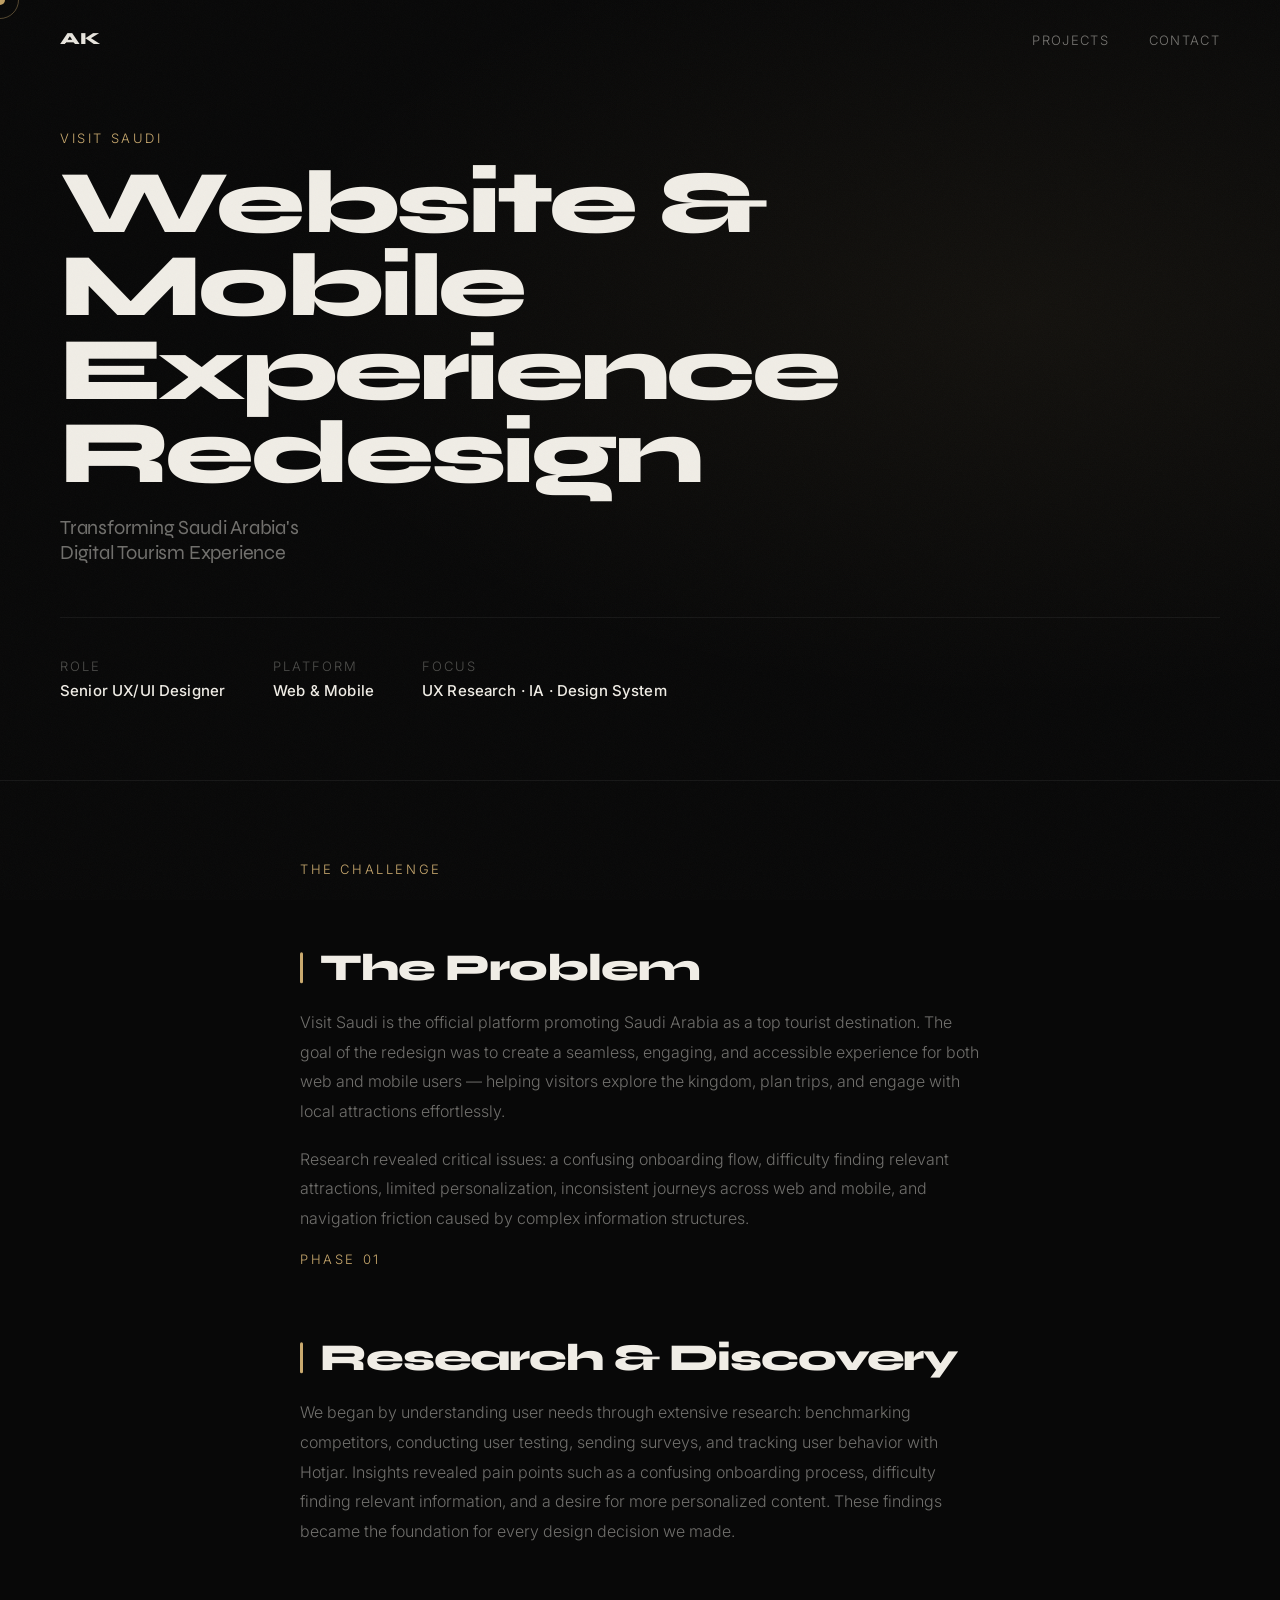
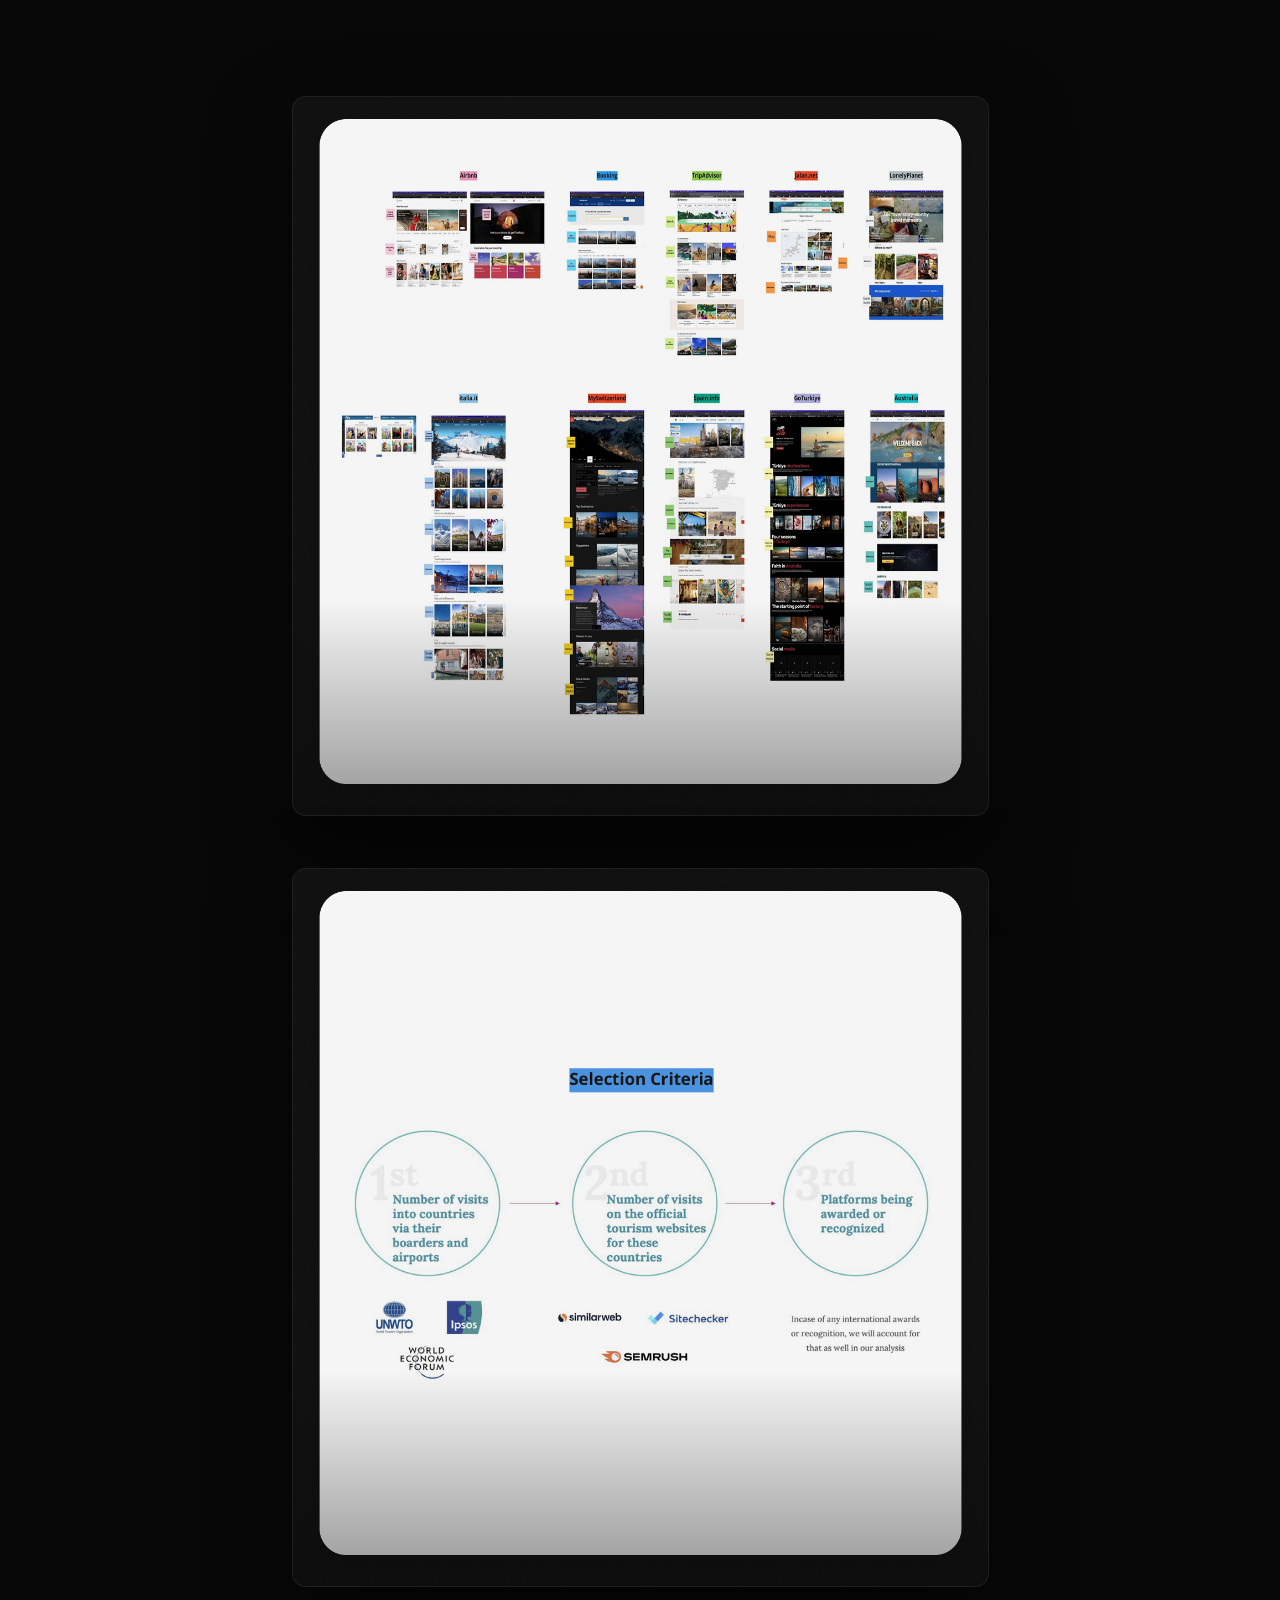
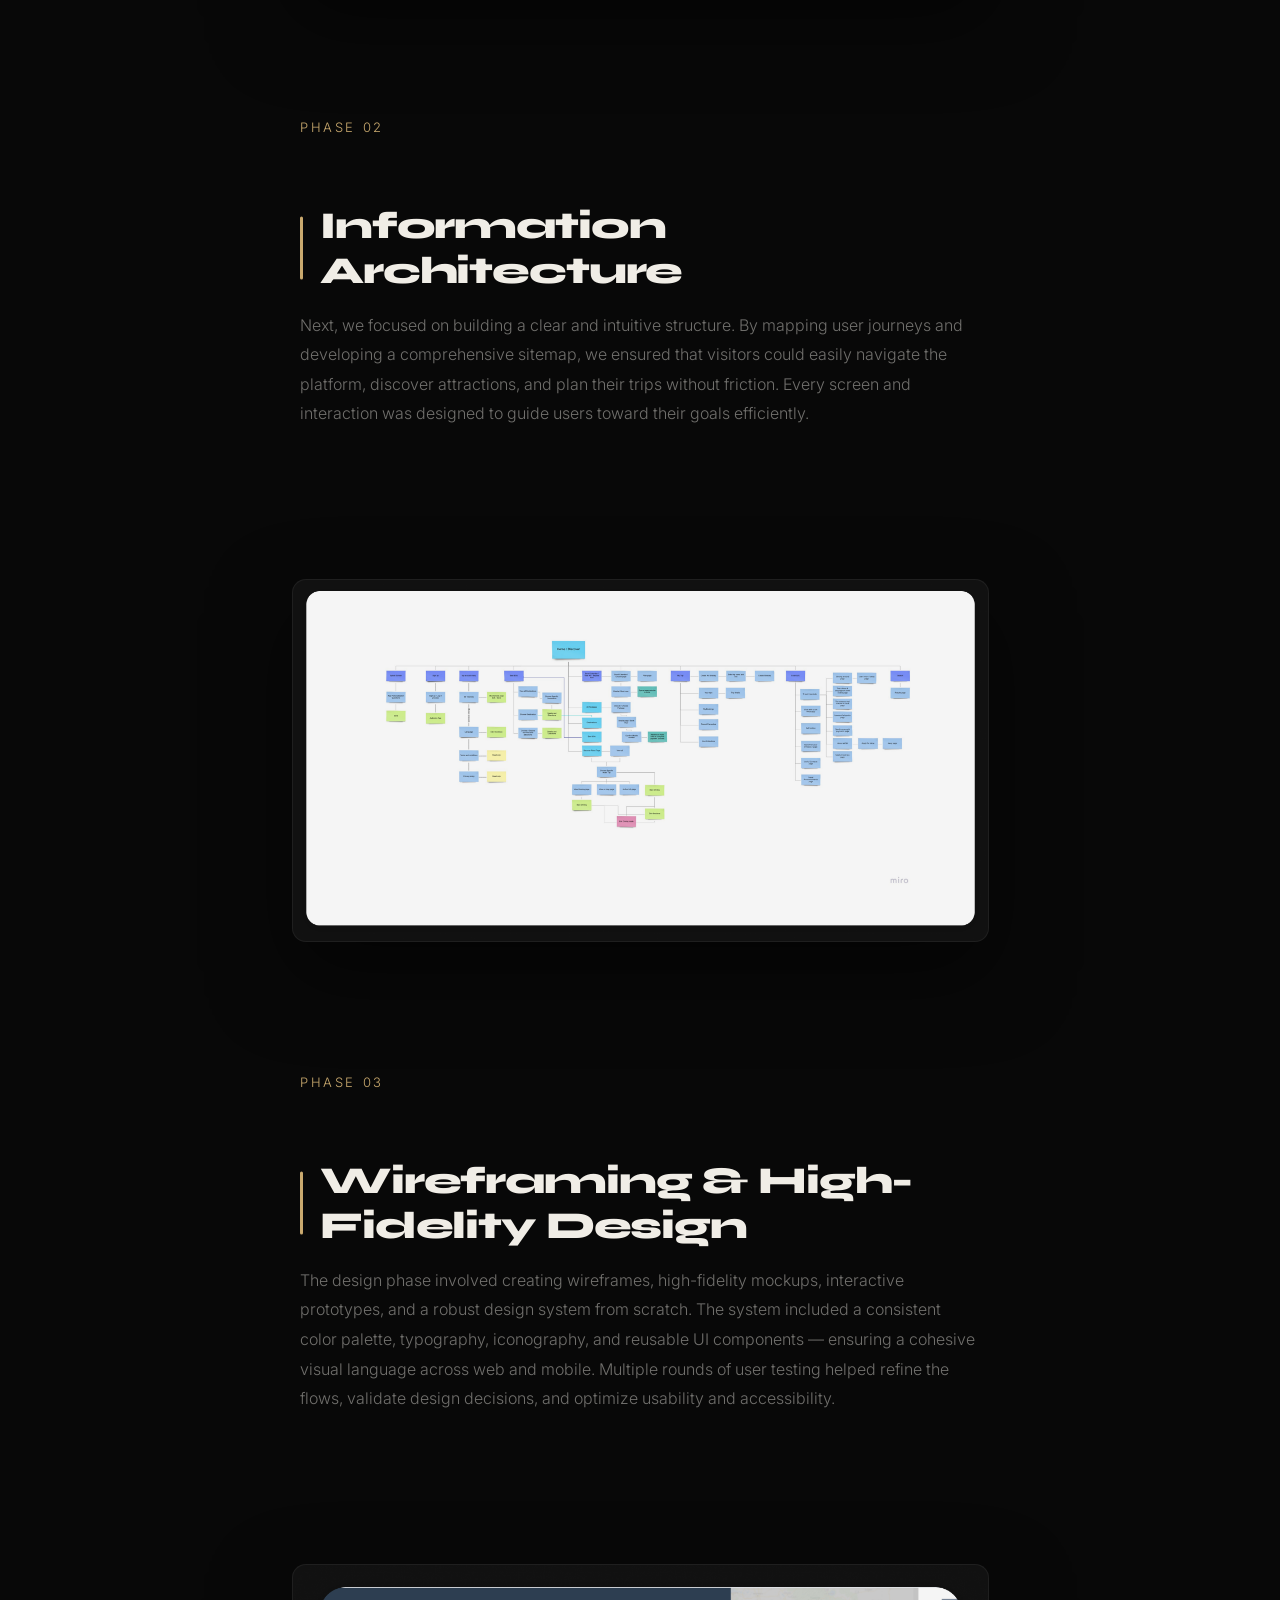
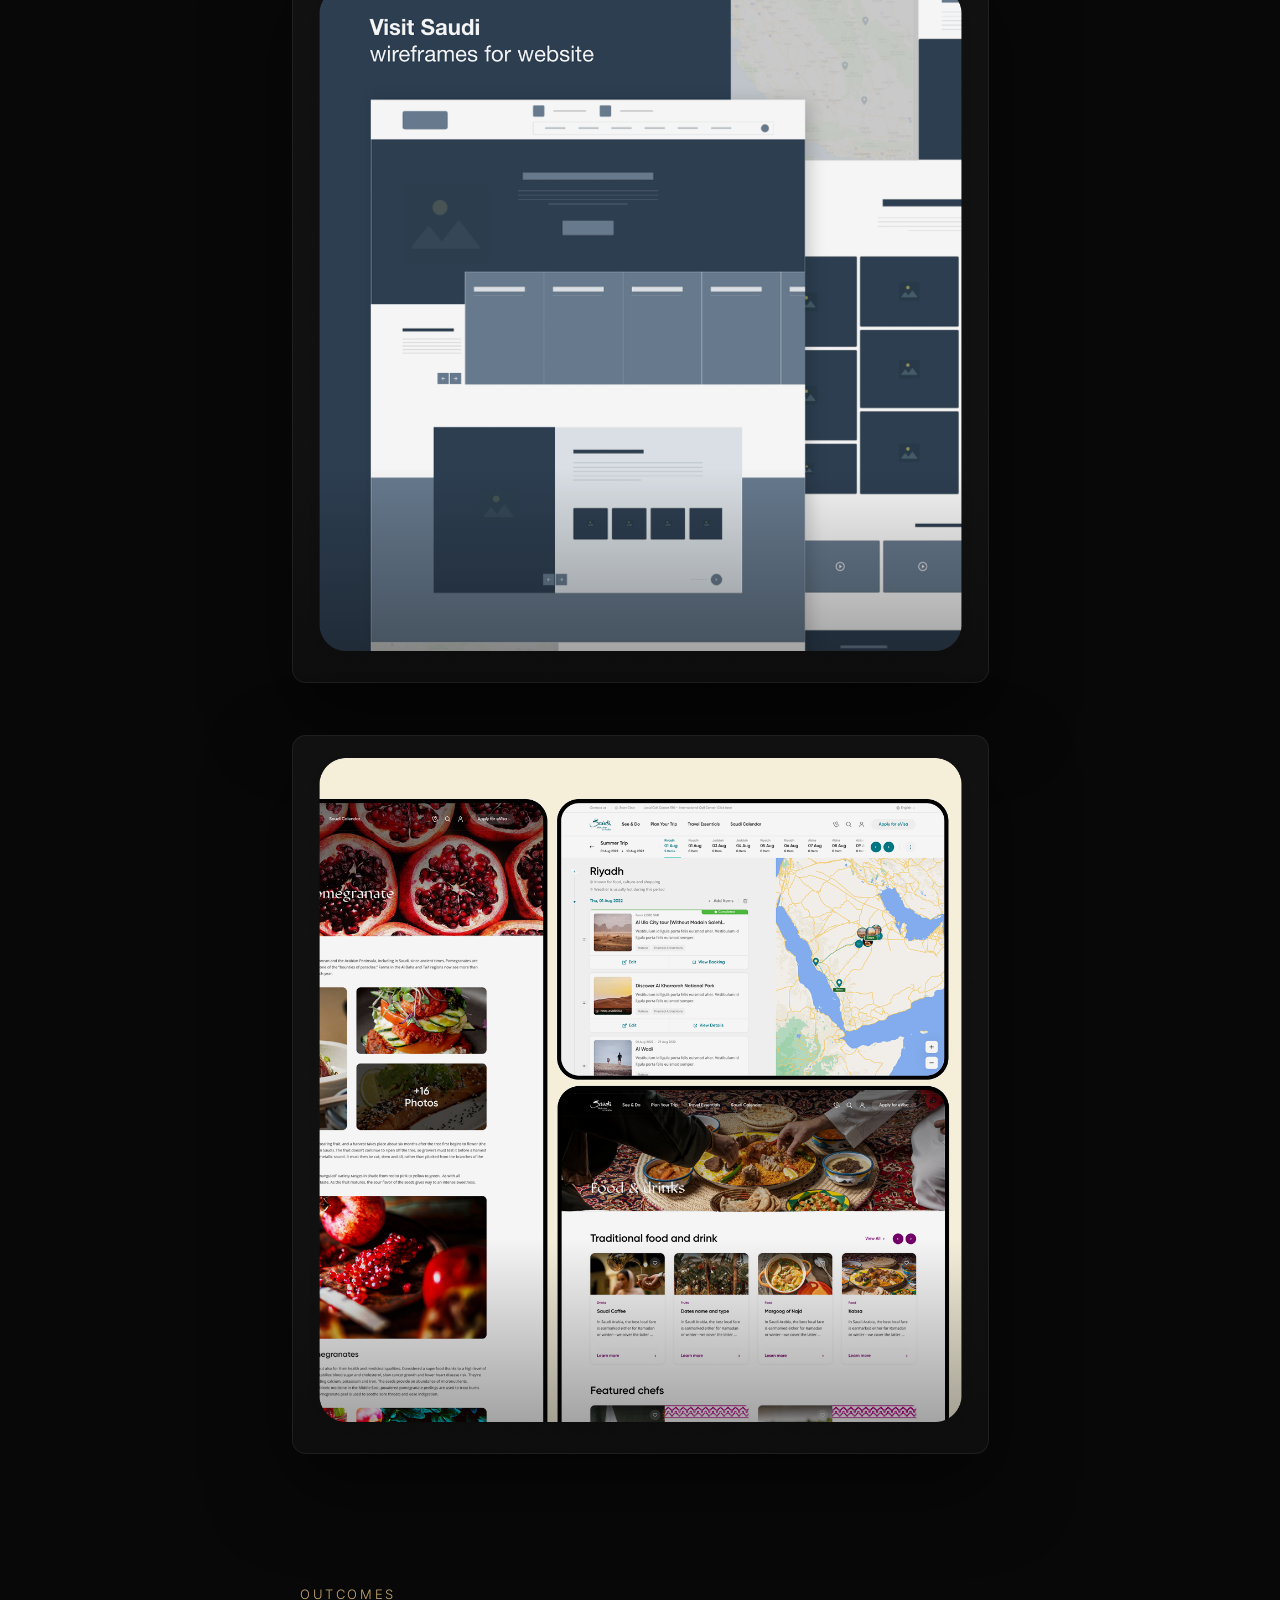
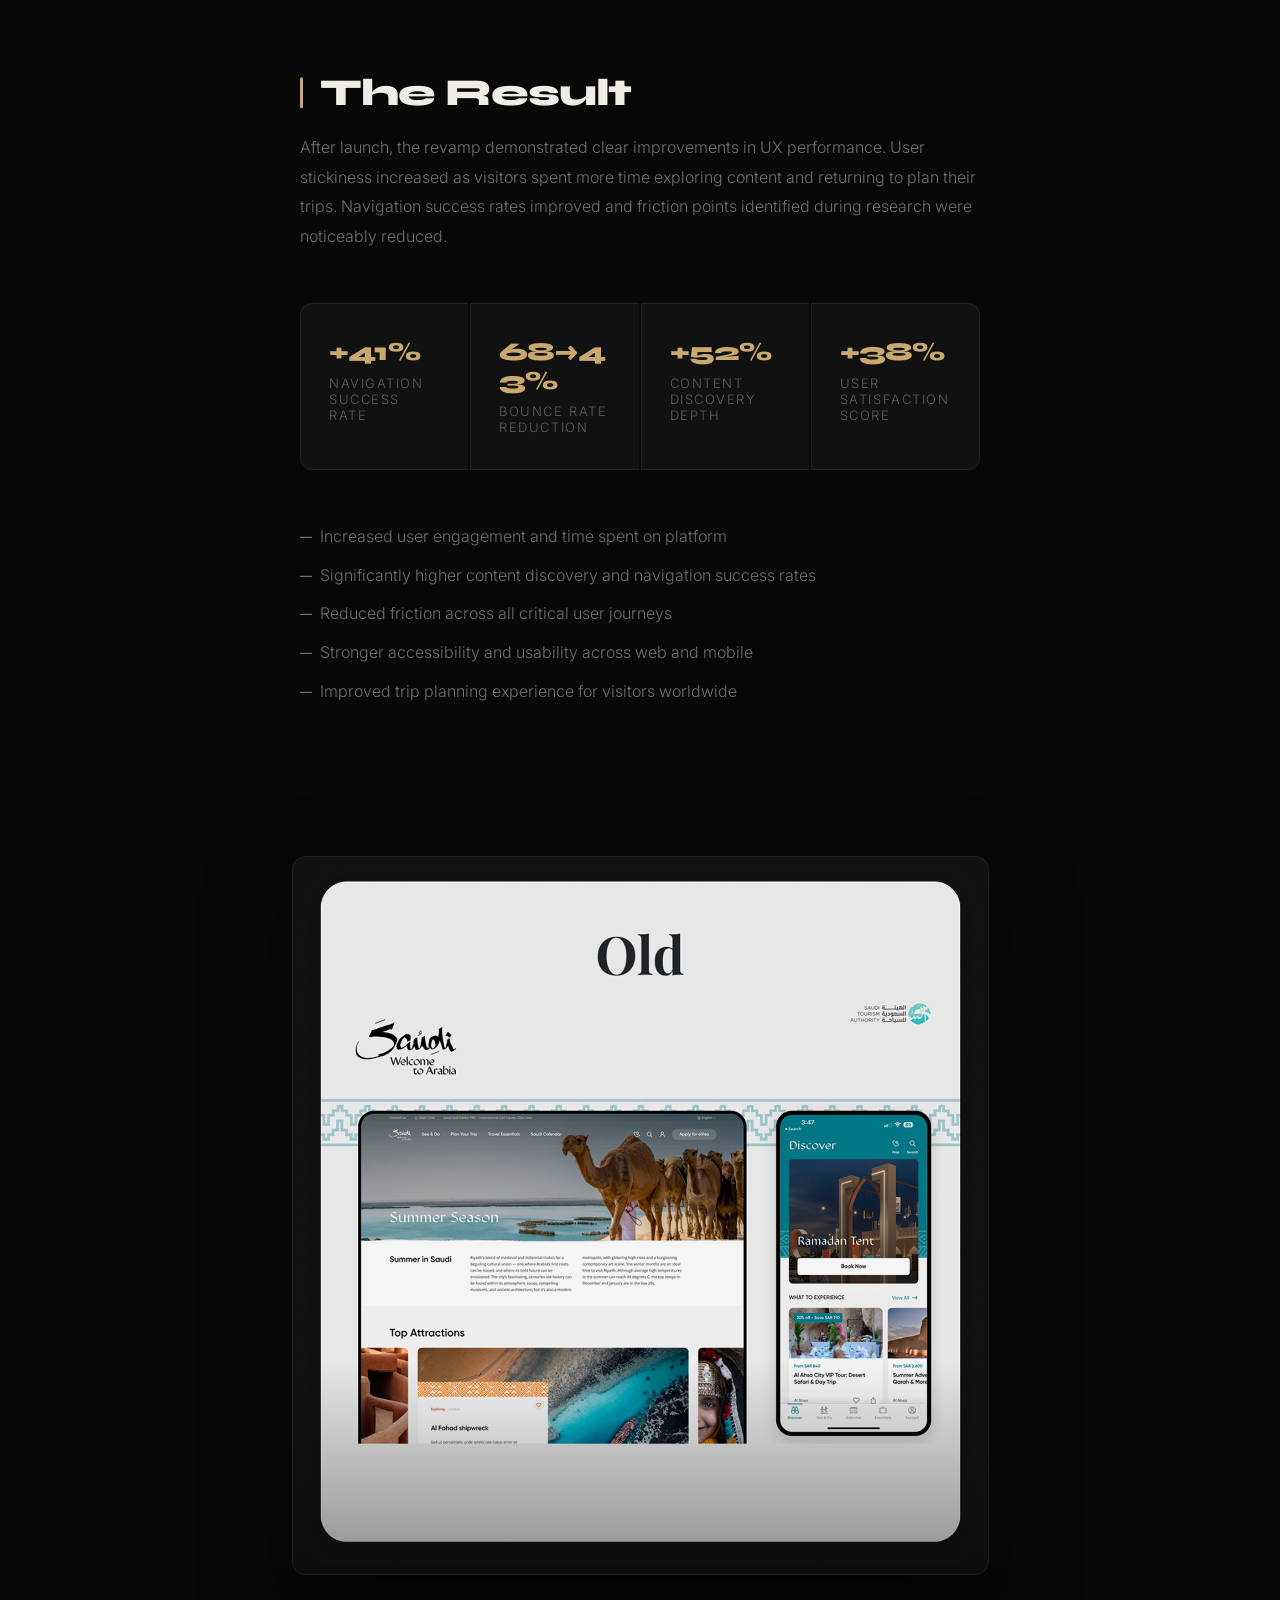
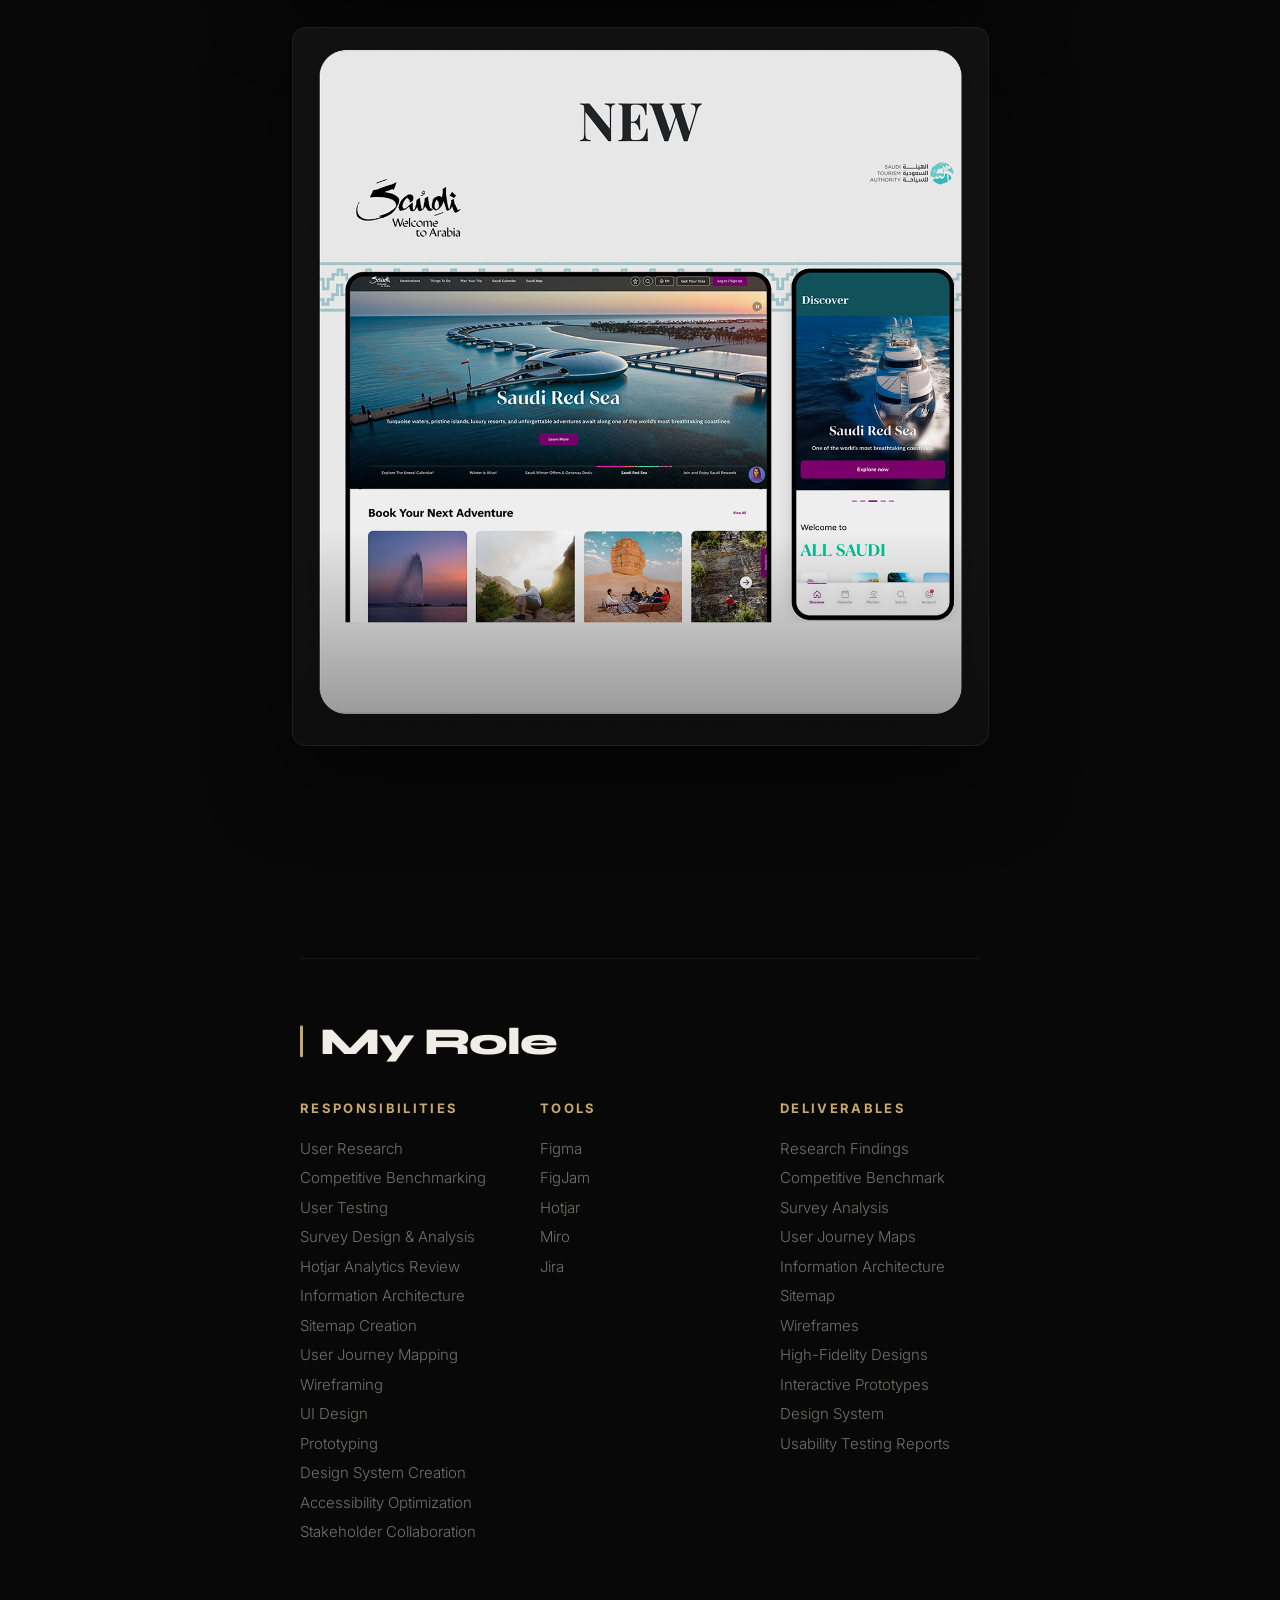
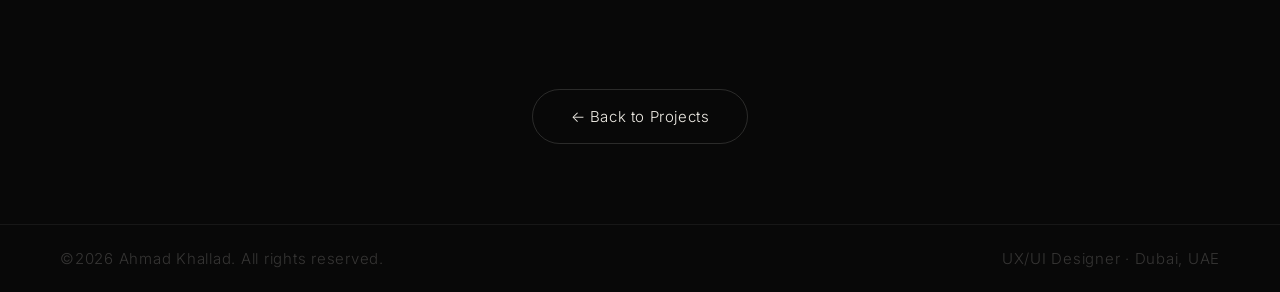
<file: project-visit-saudi.html>
<!DOCTYPE html>
<html lang="en">
<head>
<meta charset="UTF-8"><meta name="viewport" content="width=device-width, initial-scale=1.0">
<title>Visit Saudi — Ahmad Khallad</title>
<link rel="stylesheet" href="project-style.css">
</head>
<body>
<div id="noise"></div>
<div id="cur"></div><div id="curF"></div>
<nav>
  <a href="index.html" class="logo">AK</a>
  <ul class="nav-links">
    <li><a href="index.html#projects">Projects</a></li>
    <li><a href="index.html#contact">Contact</a></li>
  </ul>
</nav>

<header class="p-hero">
  <div class="p-hero-brand r">Visit Saudi</div>
  <h1 class="p-hero-title r d1">Website & Mobile<br>Experience Redesign</h1>
  <p class="p-hero-sub r d2">Transforming Saudi Arabia's<br>Digital Tourism Experience</p>
  <div class="p-hero-meta r d3">
    <div class="meta-item"><div class="meta-l">Role</div><div class="meta-v">Senior UX/UI Designer</div></div>
    <div class="meta-item"><div class="meta-l">Platform</div><div class="meta-v">Web & Mobile</div></div>
    <div class="meta-item"><div class="meta-l">Focus</div><div class="meta-v">UX Research · IA · Design System</div></div>
  </div>
</header>

<div class="p-body">

  <span class="p-section-label r">The Challenge</span>
  <h2 class="r">The Problem</h2>
  <p class="r">Visit Saudi is the official platform promoting Saudi Arabia as a top tourist destination. The goal of the redesign was to create a seamless, engaging, and accessible experience for both web and mobile users — helping visitors explore the kingdom, plan trips, and engage with local attractions effortlessly.</p>
  <p class="r">Research revealed critical issues: a confusing onboarding flow, difficulty finding relevant attractions, limited personalization, inconsistent journeys across web and mobile, and navigation friction caused by complex information structures.</p>

  <span class="p-section-label r">Phase 01</span>
  <h2 class="r">Research & Discovery</h2>
  <p class="r">We began by understanding user needs through extensive research: benchmarking competitors, conducting user testing, sending surveys, and tracking user behavior with Hotjar. Insights revealed pain points such as a confusing onboarding process, difficulty finding relevant information, and a desire for more personalized content. These findings became the foundation for every design decision we made.</p>

</div>

<div class="p-img-pair r">
  <div class="p-img"><img src="vs-g17.png" alt="Visit Saudi — Competitive Benchmarking"></div>
  <div class="p-img"><img src="vs-g18.png" alt="Visit Saudi — Competitor Selection Criteria"></div>
</div>

<div class="p-body">

  <span class="p-section-label r">Phase 02</span>
  <h2 class="r">Information Architecture</h2>
  <p class="r">Next, we focused on building a clear and intuitive structure. By mapping user journeys and developing a comprehensive sitemap, we ensured that visitors could easily navigate the platform, discover attractions, and plan their trips without friction. Every screen and interaction was designed to guide users toward their goals efficiently.</p>

</div>

<div class="p-img-full r">
  <img src="vs-g16.png" alt="Visit Saudi — Information Architecture & Sitemap">
</div>

<div class="p-body">

  <span class="p-section-label r">Phase 03</span>
  <h2 class="r">Wireframing & High-Fidelity Design</h2>
  <p class="r">The design phase involved creating wireframes, high-fidelity mockups, interactive prototypes, and a robust design system from scratch. The system included a consistent color palette, typography, iconography, and reusable UI components — ensuring a cohesive visual language across web and mobile. Multiple rounds of user testing helped refine the flows, validate design decisions, and optimize usability and accessibility.</p>

</div>

<div class="p-img-pair r">
  <div class="p-img"><img src="vs-g14.png" alt="Visit Saudi — Wireframes"></div>
  <div class="p-img"><img src="vs-g15.png" alt="Visit Saudi — High-Fidelity Screens"></div>
</div>

<div class="p-body">

  <span class="p-section-label r">Outcomes</span>
  <h2 class="r">The Result</h2>
  <p class="r">After launch, the revamp demonstrated clear improvements in UX performance. User stickiness increased as visitors spent more time exploring content and returning to plan their trips. Navigation success rates improved and friction points identified during research were noticeably reduced.</p>

  <div class="stat-row r">
    <div class="stat-card"><div class="n">+41%</div><div class="l">Navigation Success Rate</div></div>
    <div class="stat-card"><div class="n">68→43%</div><div class="l">Bounce Rate Reduction</div></div>
    <div class="stat-card"><div class="n">+52%</div><div class="l">Content Discovery Depth</div></div>
    <div class="stat-card"><div class="n">+38%</div><div class="l">User Satisfaction Score</div></div>
  </div>

  <ul class="r">
    <li>Increased user engagement and time spent on platform</li>
    <li>Significantly higher content discovery and navigation success rates</li>
    <li>Reduced friction across all critical user journeys</li>
    <li>Stronger accessibility and usability across web and mobile</li>
    <li>Improved trip planning experience for visitors worldwide</li>
  </ul>

</div>

<div class="p-img-pair r">
  <div class="p-img"><img src="vs-g12.png" alt="Visit Saudi — Before: Old Design"></div>
  <div class="p-img"><img src="vs-g13.png" alt="Visit Saudi — After: New Design"></div>
</div>

<div class="p-body">

  <div class="p-role-section r">
    <h2>My Role</h2>
    <div class="p-role-grid">
      <div class="p-role-col">
        <h4>Responsibilities</h4>
        <ul>
          <li>User Research</li>
          <li>Competitive Benchmarking</li>
          <li>User Testing</li>
          <li>Survey Design & Analysis</li>
          <li>Hotjar Analytics Review</li>
          <li>Information Architecture</li>
          <li>Sitemap Creation</li>
          <li>User Journey Mapping</li>
          <li>Wireframing</li>
          <li>UI Design</li>
          <li>Prototyping</li>
          <li>Design System Creation</li>
          <li>Accessibility Optimization</li>
          <li>Stakeholder Collaboration</li>
        </ul>
      </div>
      <div class="p-role-col">
        <h4>Tools</h4>
        <ul>
          <li>Figma</li>
          <li>FigJam</li>
          <li>Hotjar</li>
          <li>Miro</li>
          <li>Jira</li>
        </ul>
      </div>
      <div class="p-role-col">
        <h4>Deliverables</h4>
        <ul>
          <li>Research Findings</li>
          <li>Competitive Benchmark</li>
          <li>Survey Analysis</li>
          <li>User Journey Maps</li>
          <li>Information Architecture</li>
          <li>Sitemap</li>
          <li>Wireframes</li>
          <li>High-Fidelity Designs</li>
          <li>Interactive Prototypes</li>
          <li>Design System</li>
          <li>Usability Testing Reports</li>
        </ul>
      </div>
    </div>
  </div>

</div>

<div class="back r">
  <a href="index.html#projects" class="btn-back">← Back to Projects</a>
</div>

<footer>
  <p>©2026 Ahmad Khallad. All rights reserved.</p>
  <p>UX/UI Designer · Dubai, UAE</p>
</footer>
<script src="project-js.js"></script>
</body>
</html>
</file>
<file: project-style.css>
/* Shared project page styles */
@import url('https://fonts.googleapis.com/css2?family=Syne:wght@400;700;800&family=Inter:wght@300;400;500&display=swap');

:root {
  --bg:#080808; --text:#f0ede6; --accent:#c9a96e;
  --dim:rgba(240,237,230,.45); --border:rgba(255,255,255,.06); --card:#111;
}
*,*::before,*::after{margin:0;padding:0;box-sizing:border-box;}
html{scroll-behavior:smooth;}
body{background:var(--bg);color:var(--text);font-family:'Inter',sans-serif;font-weight:300;overflow-x:hidden;cursor:none;}
#cur,#curF{position:fixed;border-radius:50%;pointer-events:none;z-index:9999;transform:translate(-50%,-50%);}
#cur{width:10px;height:10px;background:var(--accent);mix-blend-mode:difference;transition:width .25s,height .25s;}
#curF{width:38px;height:38px;border:1px solid rgba(201,169,110,.4);}
body.hov #cur{width:48px;height:48px;}
body.hov #curF{opacity:0;}
#noise{position:fixed;inset:0;z-index:100;pointer-events:none;opacity:.03;
  background-image:url("data:image/svg+xml,%3Csvg viewBox='0 0 256 256' xmlns='http://www.w3.org/2000/svg'%3E%3Cfilter id='n'%3E%3CfeTurbulence type='fractalNoise' baseFrequency='.9' numOctaves='4' stitchTiles='stitch'/%3E%3C/filter%3E%3Crect width='100%25' height='100%25' filter='url(%23n)'/%3E%3C/svg%3E");
  background-size:200px;}

/* Nav */
nav{position:fixed;top:0;left:0;right:0;z-index:500;padding:28px 60px;display:flex;justify-content:space-between;align-items:center;mix-blend-mode:difference;}
.logo{font-family:'Syne',sans-serif;font-weight:800;font-size:17px;letter-spacing:-.02em;color:var(--text);text-decoration:none;}
.nav-links{display:flex;gap:40px;list-style:none;}
.nav-links a{font-size:13px;letter-spacing:.1em;text-transform:uppercase;color:var(--text);text-decoration:none;opacity:.5;transition:opacity .3s;}
.nav-links a:hover{opacity:1;}

/* Hero */
.p-hero{
  min-height:70vh;display:flex;flex-direction:column;justify-content:flex-end;
  padding:130px 60px 80px;border-bottom:1px solid var(--border);
  position:relative;overflow:hidden;
}
.p-hero::before{
  content:'';position:absolute;inset:0;
  background:radial-gradient(ellipse 60% 50% at 80% 40%,rgba(201,169,110,.06),transparent);
  pointer-events:none;
}
.p-hero-brand{
  font-size:13px;letter-spacing:.2em;text-transform:uppercase;
  color:var(--accent);margin-bottom:16px;
  opacity:0;animation:fadeUp .7s ease .2s forwards;
}
.p-hero-title{
  font-family:'Syne',sans-serif;font-weight:800;
  font-size:clamp(42px,7vw,96px);letter-spacing:-.04em;line-height:.93;margin-bottom:20px;
  opacity:0;animation:fadeUp .8s cubic-bezier(.16,1,.3,1) .35s forwards;
}
.p-hero-sub{
  font-family:'Syne',sans-serif;font-size:clamp(16px,1.8vw,20px);
  color:var(--dim);font-weight:400;letter-spacing:-.01em;
  opacity:0;animation:fadeUp .8s ease .5s forwards;
}
.p-hero-meta{
  display:flex;gap:48px;margin-top:52px;flex-wrap:wrap;
  padding-top:40px;border-top:1px solid var(--border);
  opacity:0;animation:fadeUp .8s ease .65s forwards;
}
.meta-l{font-size:13px;letter-spacing:.15em;text-transform:uppercase;color:rgba(240,237,230,.3);margin-bottom:7px;}
.meta-v{font-size:15px;font-weight:500;letter-spacing:.01em;}

/* Body */
.p-body{max-width:800px;margin:0 auto;padding:80px 60px;}
.p-body h2{
  font-family:'Syne',sans-serif;font-weight:800;
  font-size:clamp(24px,3vw,38px);letter-spacing:-.03em;
  margin-bottom:18px;margin-top:68px;
  position:relative;padding-left:20px;
}
.p-body h2::before{
  content:'';position:absolute;left:0;top:50%;transform:translateY(-50%);
  width:3px;height:70%;background:var(--accent);border-radius:2px;
}
.p-body h2:first-child{margin-top:0;}
.p-body p{font-size:16px;line-height:1.85;color:var(--dim);margin-bottom:18px;}
.p-body ul{padding-left:0;margin-bottom:18px;list-style:none;}
.p-body li{
  font-size:16px;line-height:1.8;color:var(--dim);margin-bottom:10px;
  padding-left:20px;position:relative;
}
.p-body li::before{content:'—';position:absolute;left:0;color:var(--accent);font-size:12px;top:4px;}
.p-body li strong{color:var(--text);}

/* Image block */
.p-img{
  width:100%;max-width:697px;margin:52px auto;
  border-radius:14px;overflow:hidden;
  background:var(--card);border:1px solid var(--border);
  box-shadow:0 32px 80px rgba(0,0,0,.5);
  position:relative;display:block;
}
.p-img::after{
  content:'';position:absolute;inset:0;
  background:linear-gradient(to bottom,transparent 70%,rgba(8,8,8,.4));
  pointer-events:none;
}
.p-img img{width:100%;display:block;object-fit:cover;object-position:top;filter:brightness(.95) contrast(1.02);}

/* Stats row */
.stat-row{display:flex;gap:2px;margin:52px 0;flex-wrap:wrap;}
.stat-card{
  background:var(--card);padding:34px 28px;flex:1;min-width:140px;
  border:1px solid var(--border);border-right:none;
  transition:background .3s;
}
.stat-card:first-child{border-radius:12px 0 0 12px;}
.stat-card:last-child{border-radius:0 12px 12px 0;border-right:1px solid var(--border);}
.stat-card:only-child{border-radius:12px;border-right:1px solid var(--border);}
.stat-card:hover{background:#161616;}
.stat-card .n{font-family:'Syne',sans-serif;font-size:clamp(16px,2vw,26px);font-weight:800;color:var(--accent);letter-spacing:-.03em;line-height:1.1;margin-bottom:8px;word-break:break-word;}
.stat-card .l{font-size:13px;letter-spacing:.12em;text-transform:uppercase;color:rgba(240,237,230,.35);}

/* Back button */
.back{display:flex;justify-content:center;padding:60px 0 80px;}
.btn-back{
  display:inline-flex;align-items:center;gap:10px;padding:17px 38px;
  border:1px solid rgba(240,237,230,.15);border-radius:100px;
  font-size:15px;letter-spacing:.04em;color:var(--text);text-decoration:none;cursor:none;
  transition:background .3s,border-color .3s,color .3s;
}
.btn-back:hover{background:var(--accent);border-color:var(--accent);color:#080808;}

@keyframes fadeUp{from{opacity:0;transform:translateY(16px)}to{opacity:1;transform:translateY(0)}}

footer{padding:24px 60px;display:flex;justify-content:space-between;align-items:center;border-top:1px solid var(--border);}
footer p{font-size:15px;letter-spacing:.05em;color:rgba(240,237,230,.2);}

/* Reveal */
.r{opacity:0;transform:translateY(30px);transition:opacity .8s cubic-bezier(.16,1,.3,1),transform .8s cubic-bezier(.16,1,.3,1);}
.r.v{opacity:1;transform:translateY(0);}
.r.d1{transition-delay:.1s}.r.d2{transition-delay:.2s}.r.d3{transition-delay:.3s}

@media(max-width:768px){
  body{cursor:auto;}
  #cur,#curF{display:none;}
  nav{padding:20px 24px;}
  .nav-links{display:none;}
  .p-hero{padding:100px 24px 60px;min-height:50vh;}
  .p-body{padding:60px 24px;}
  footer{padding:20px 24px;flex-direction:column;gap:8px;}
}

/* Image pair — stacked vertically */
.p-img-pair{display:block;}
.p-img-pair .p-img{margin:52px auto;max-width:697px;width:100%;}

/* Full-bleed image — same constrained width */
.p-img-full{
  width:100%;max-width:697px;margin:52px auto;
  border-radius:14px;overflow:hidden;
  background:var(--card);border:1px solid var(--border);
  box-shadow:0 32px 80px rgba(0,0,0,.5);
}
.p-img-full img{width:100%;display:block;filter:brightness(.95) contrast(1.02);}

/* Callout / key insight box */
.p-callout{
  margin:52px 0;padding:32px 36px;
  border-left:3px solid var(--accent);
  background:rgba(201,169,110,.05);
  border-radius:0 10px 10px 0;
}
.p-callout p{font-size:18px;line-height:1.7;color:var(--text);margin:0;font-style:italic;}
.p-callout cite{display:block;margin-top:14px;font-size:13px;letter-spacing:.12em;text-transform:uppercase;color:var(--accent);font-style:normal;}

/* Section label (small uppercase above h2) */
.p-section-label{
  font-size:13px;letter-spacing:.2em;text-transform:uppercase;
  color:var(--accent);margin-bottom:10px;display:block;
}

/* Role section grid */
.p-role-section{
  margin-top:80px;padding-top:60px;
  border-top:1px solid var(--border);
}
.p-role-section h2{margin-top:0;}
.p-role-grid{
  display:grid;grid-template-columns:repeat(3,1fr);gap:40px;margin-top:36px;
}
.p-role-col h4{
  font-size:13px;letter-spacing:.18em;text-transform:uppercase;
  color:var(--accent);margin-bottom:20px;
}
.p-role-col ul{list-style:none;padding:0;margin:0;}
.p-role-col ul li{
  font-size:15px;line-height:1.7;color:var(--dim);
  padding-left:0;margin-bottom:4px;
}
.p-role-col ul li::before{display:none;}

@media(max-width:540px){
  .p-img-pair{grid-template-columns:1fr;}
}
@media(max-width:768px){
  .p-role-grid{grid-template-columns:1fr;gap:32px;}
}

/* Shared JS snippet below is included in each page */
</file>
